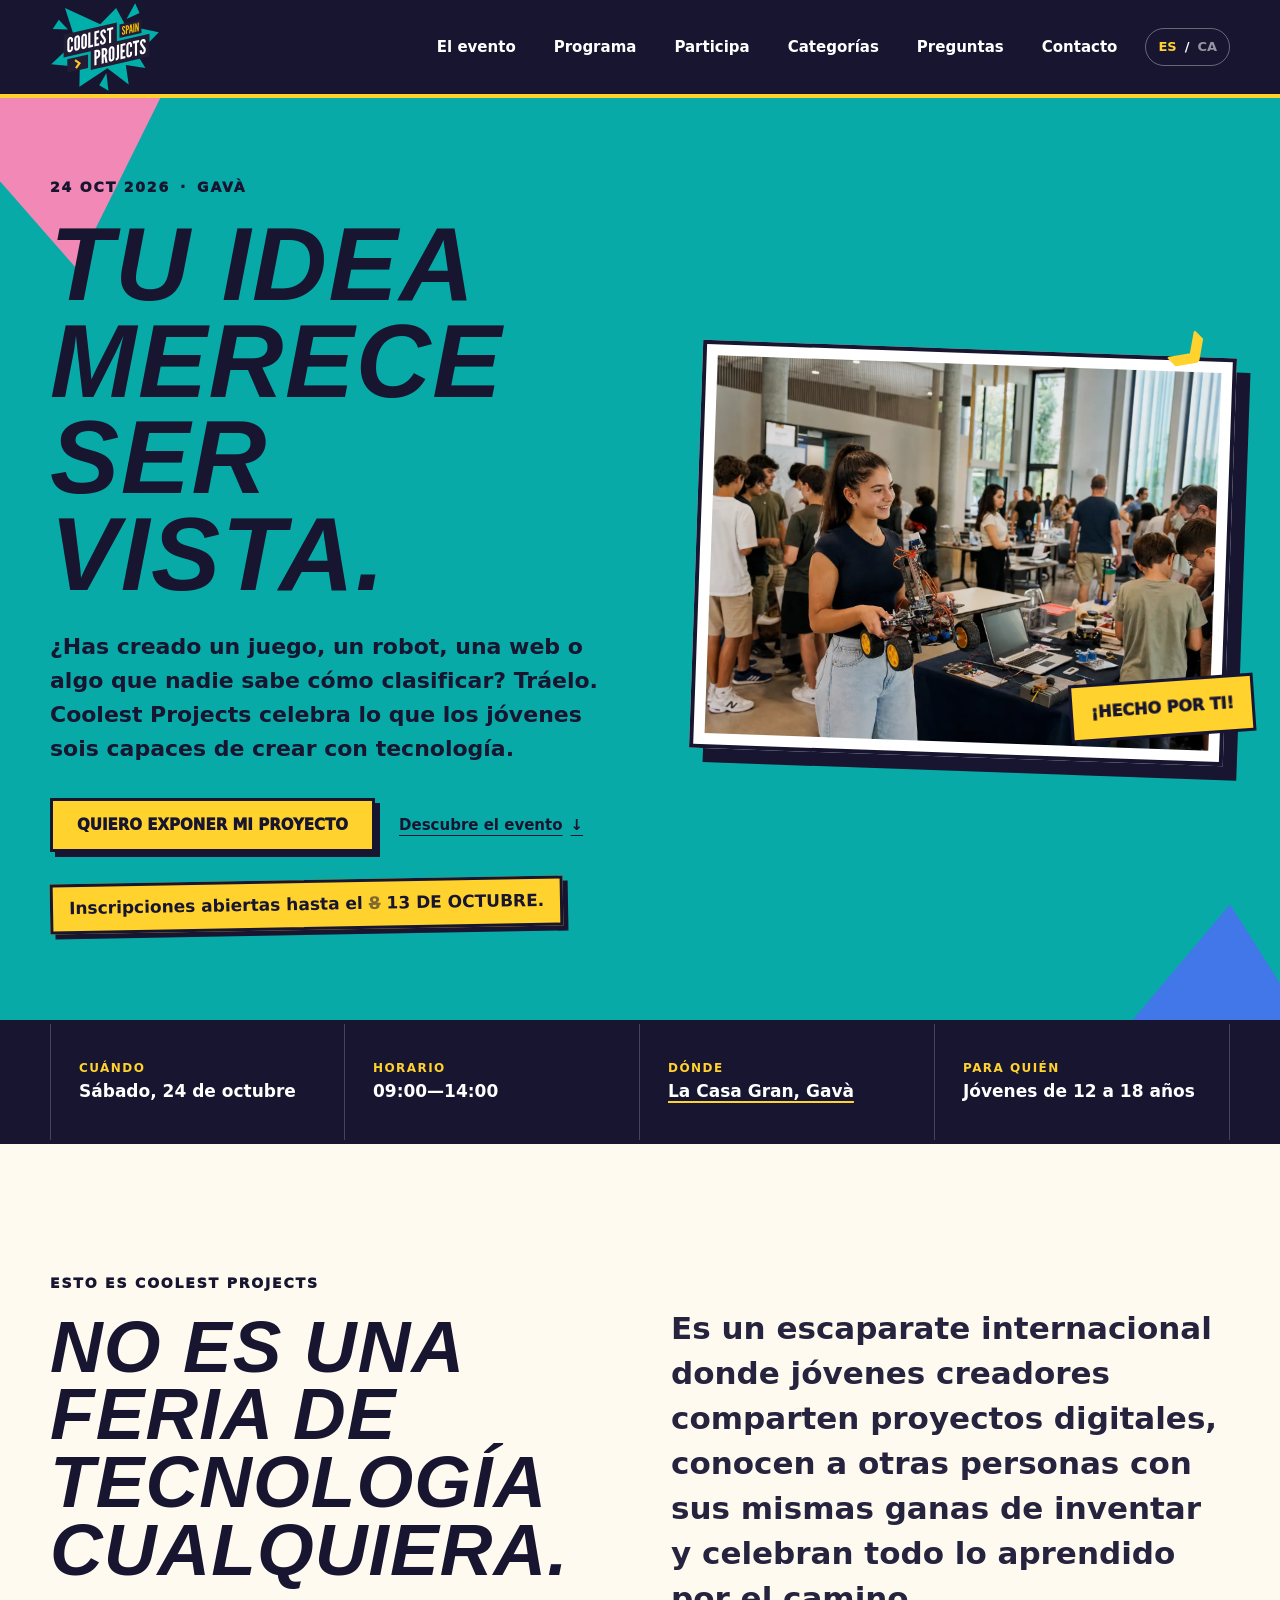
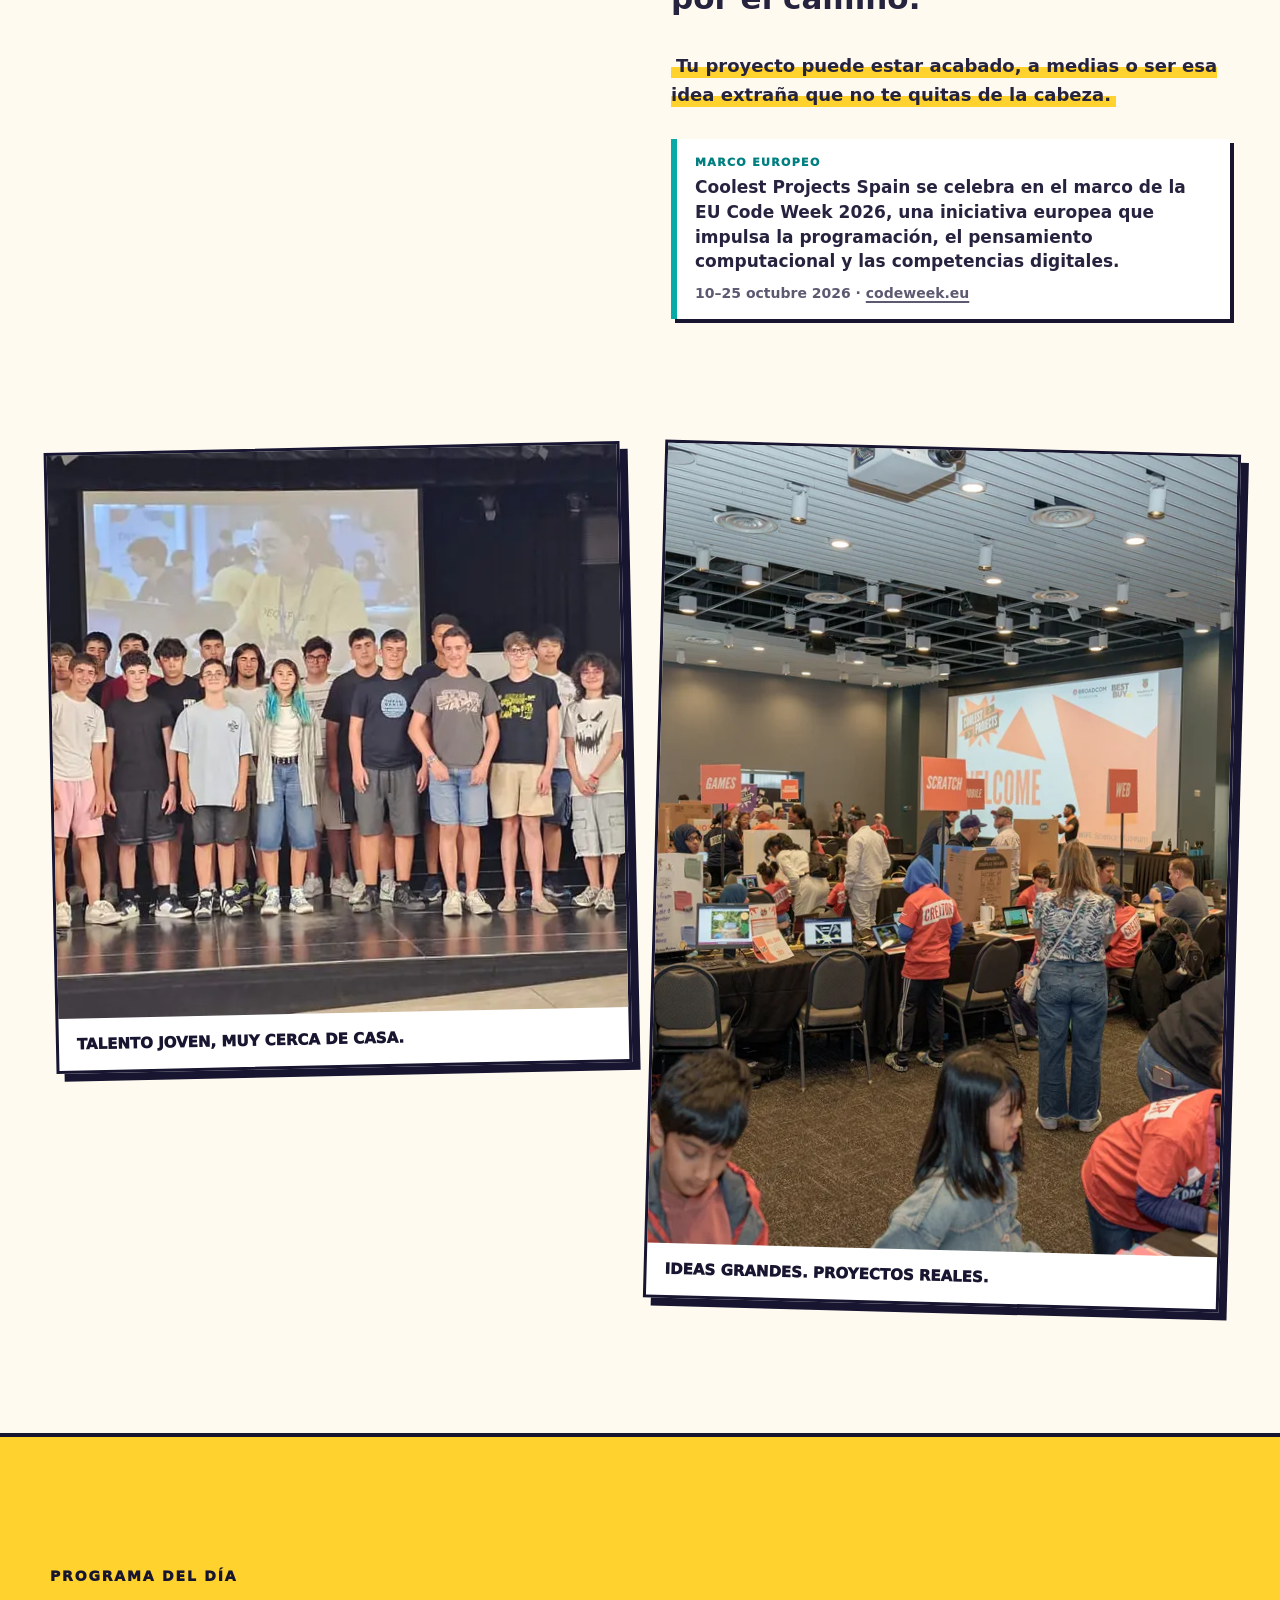
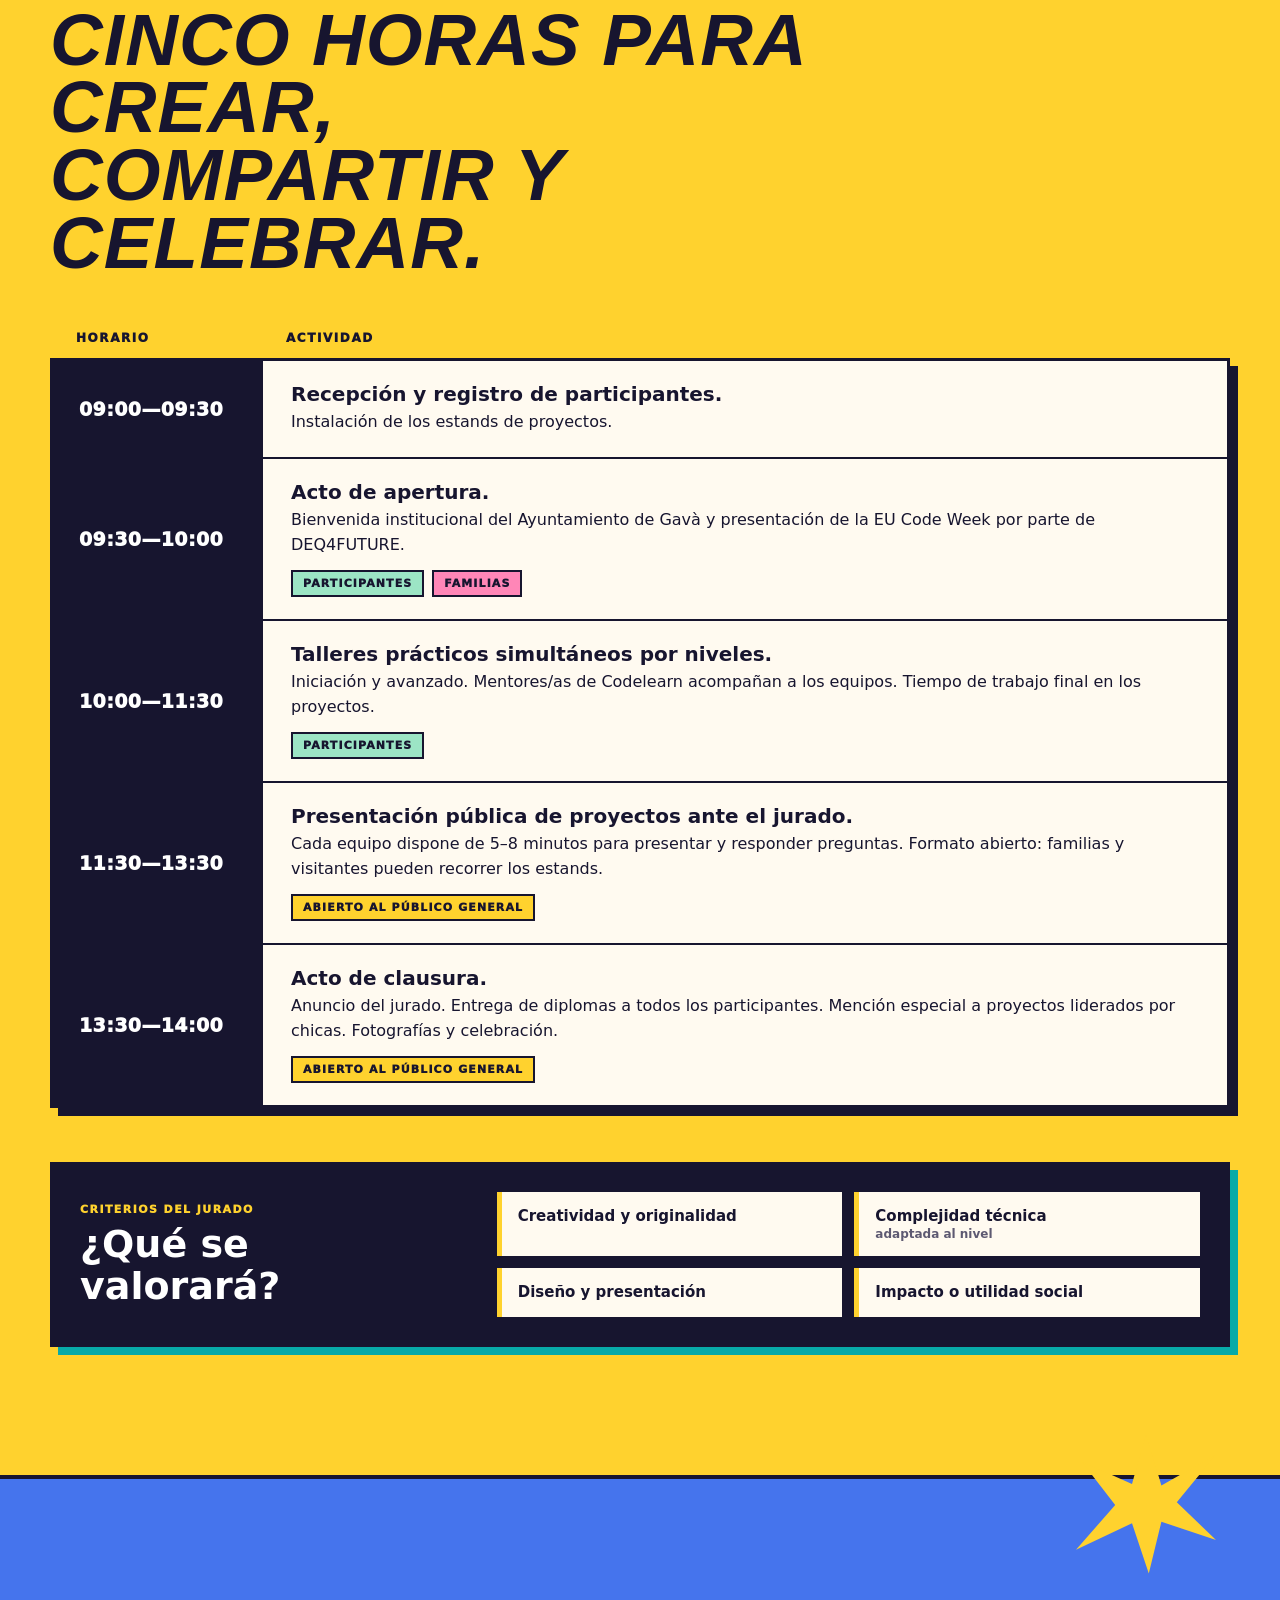
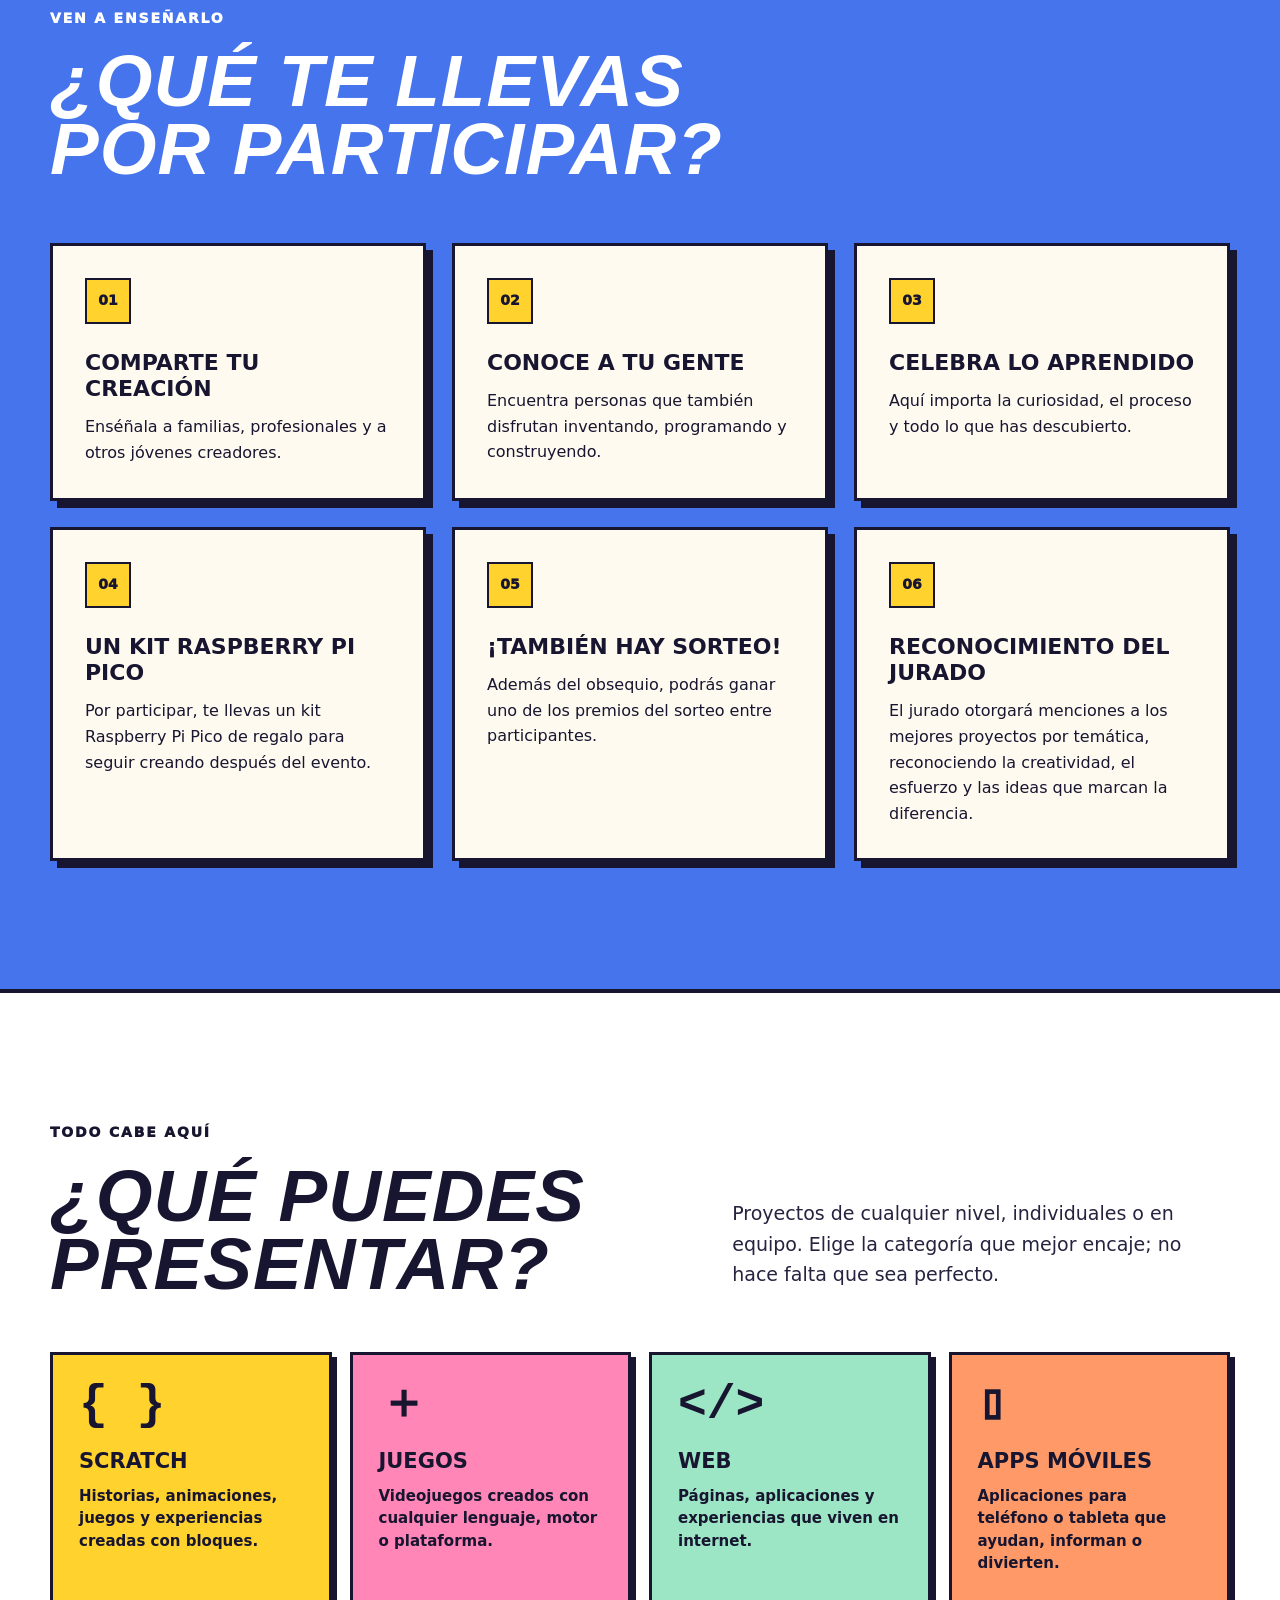
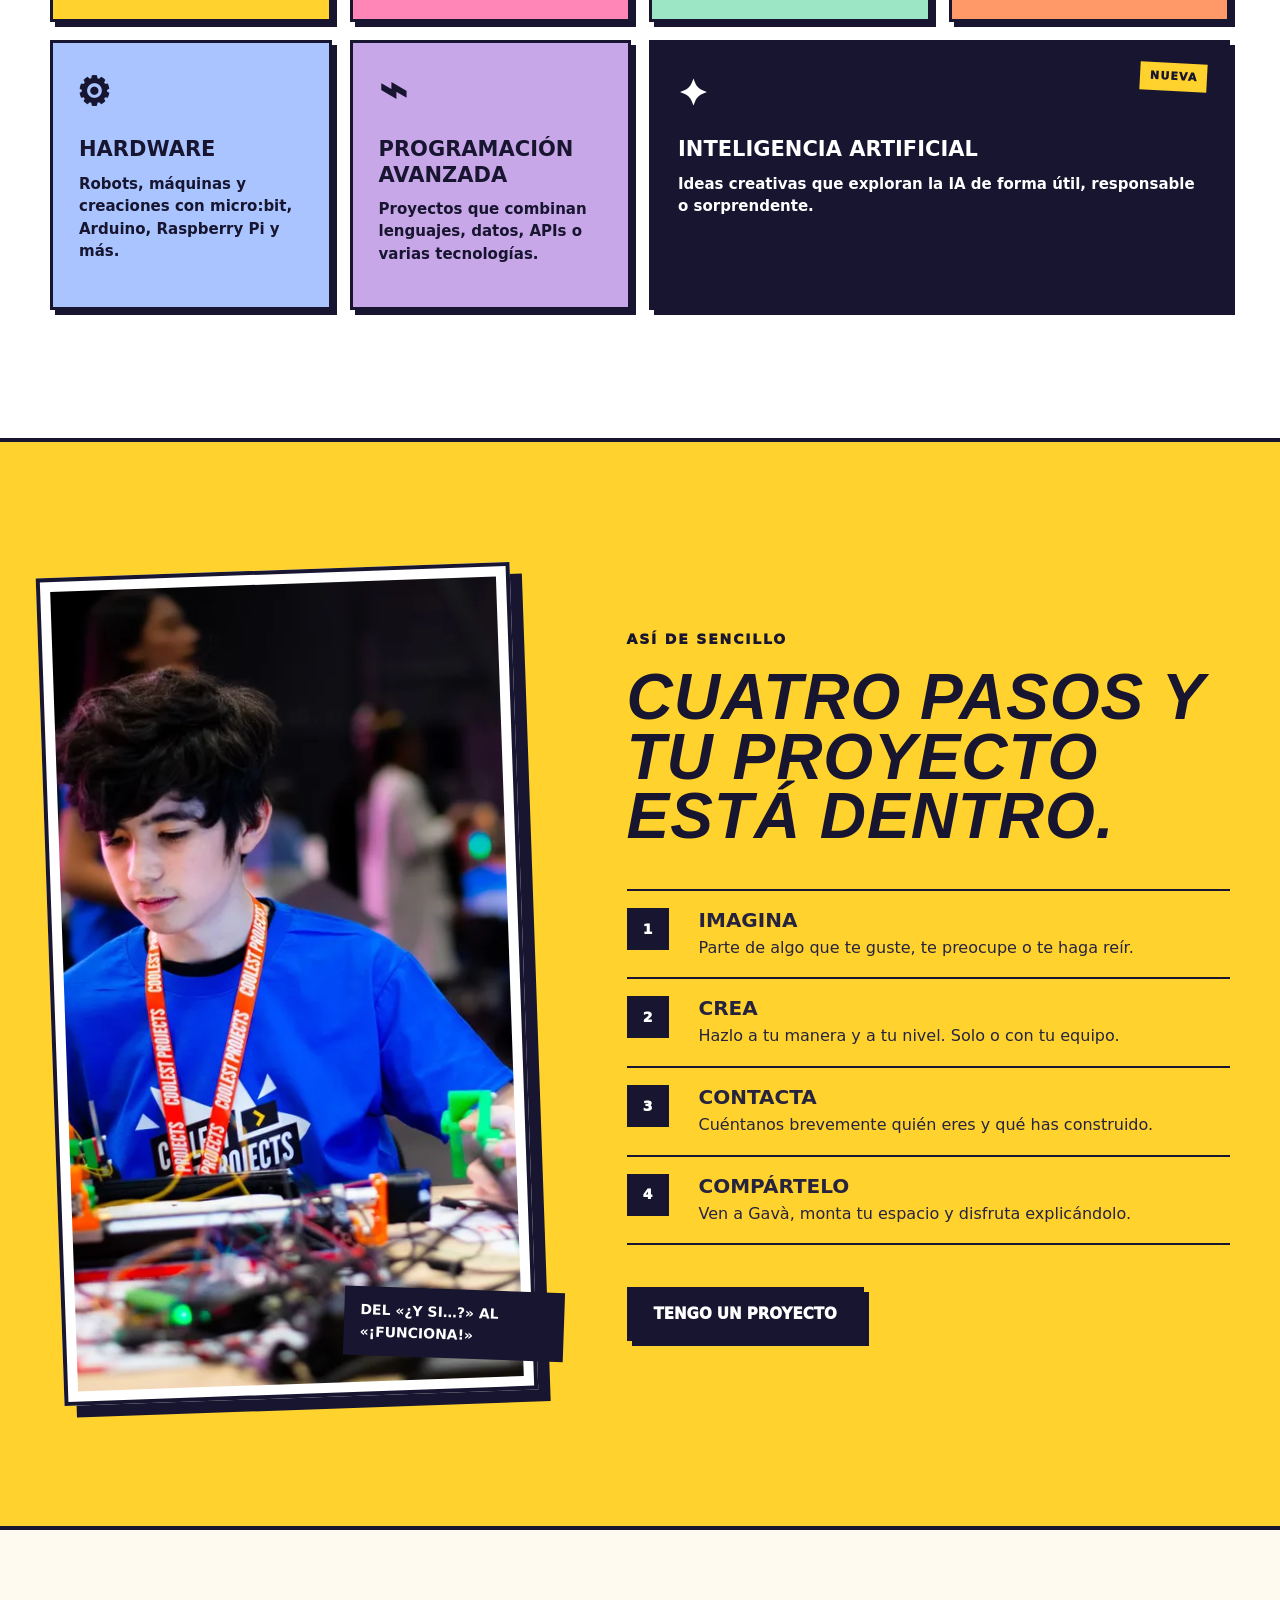
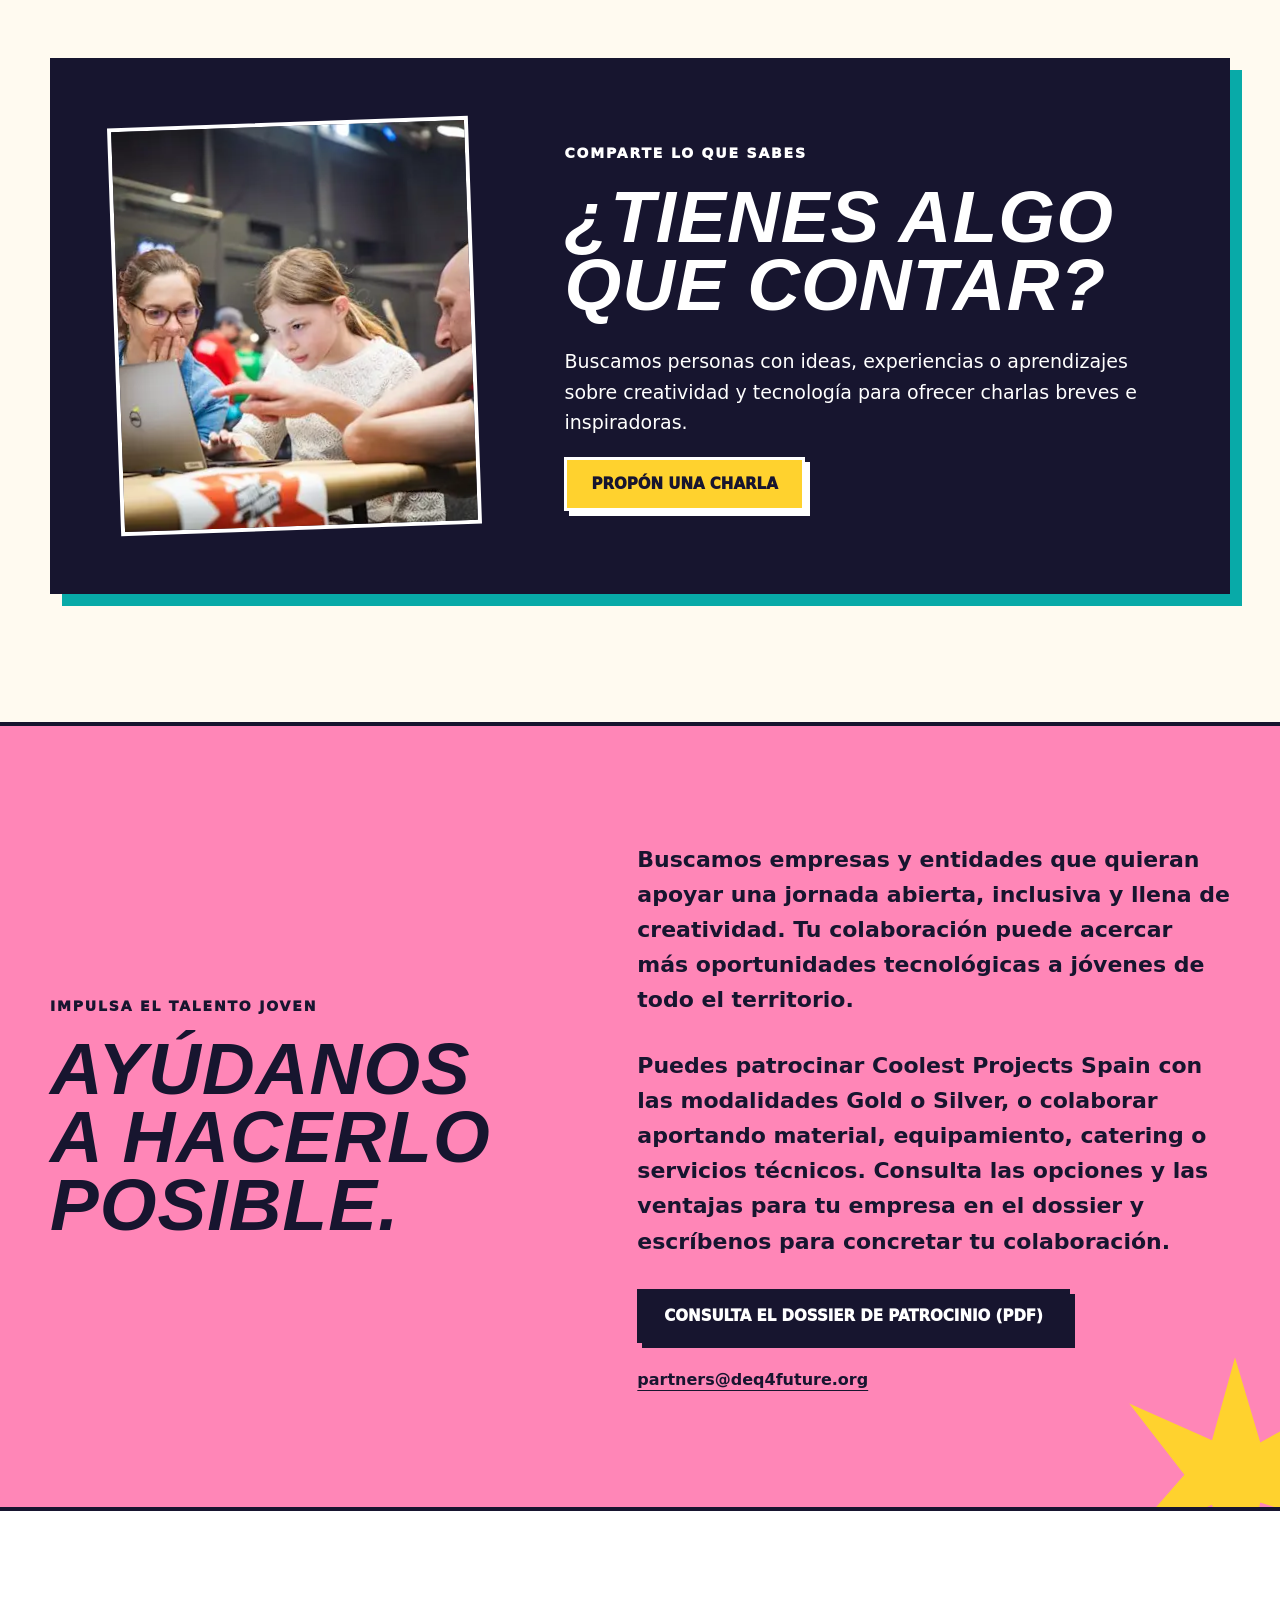
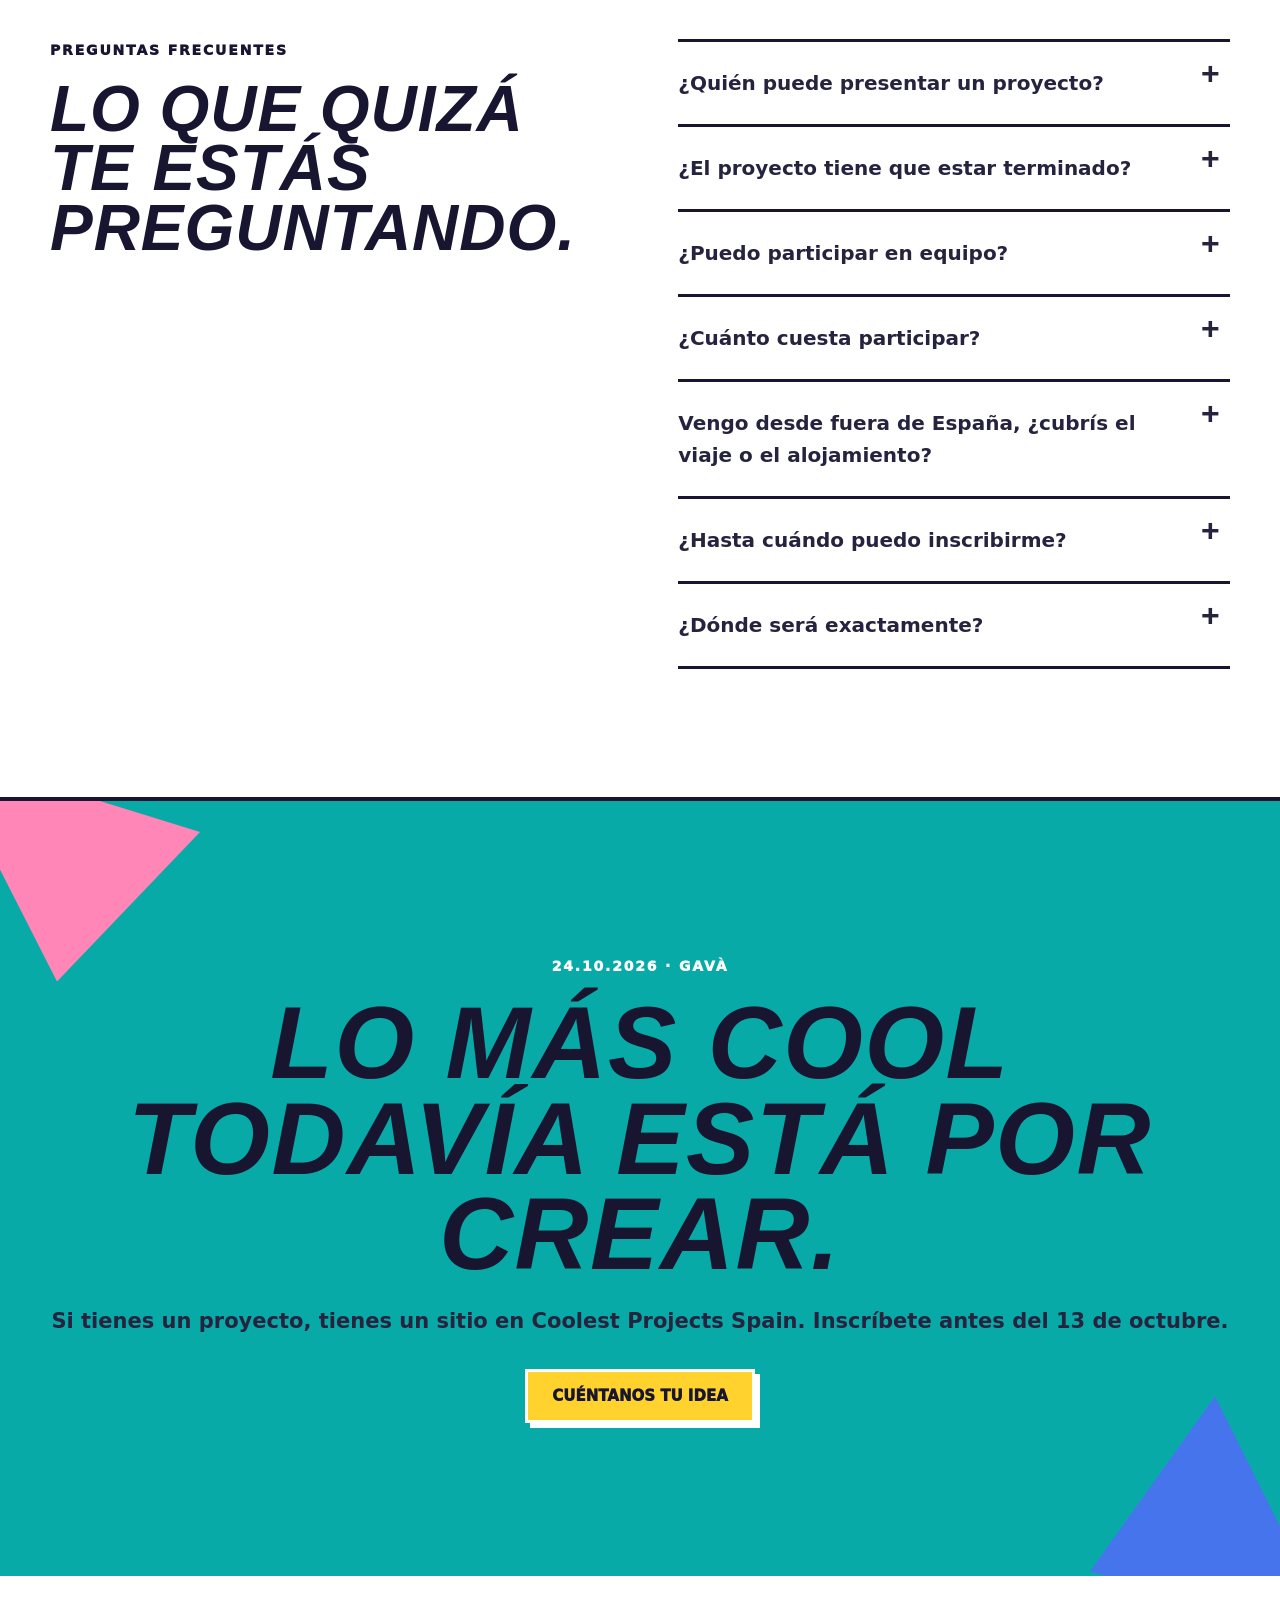
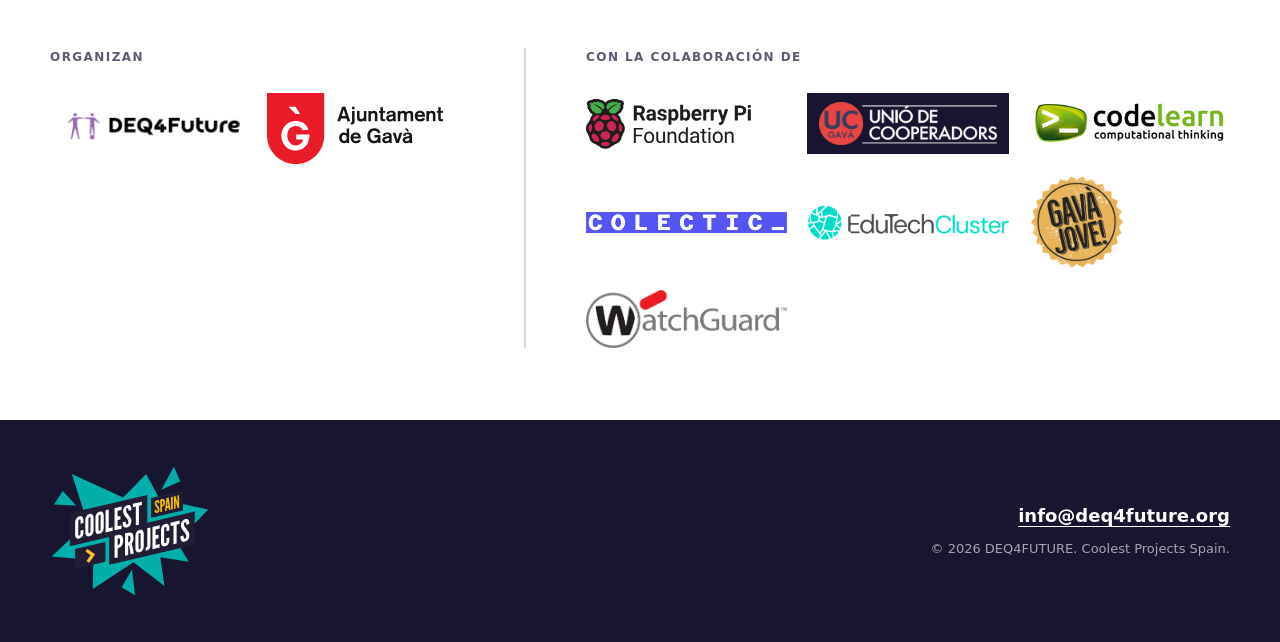
<file: index.html>
<!doctype html>
<html lang="es">
  <head>
    <meta charset="utf-8">
    <!-- Google tag (gtag.js) -->
    <script async src="https://www.googletagmanager.com/gtag/js?id=AW-16943608718"></script>
    <script>
      window.dataLayer = window.dataLayer || [];
      function gtag(){dataLayer.push(arguments);}
      gtag('js', new Date());

      gtag('config', 'AW-16943608718');
    </script>
    <meta name="viewport" content="width=device-width, initial-scale=1">
    <meta name="theme-color" content="#08aaa8">
    <meta
      name="description"
      content="Coolest Projects Spain: una celebración de proyectos tecnológicos creados por jóvenes. 24 de octubre de 2026 en Gavà."
    >
    <link rel="canonical" href="https://coolestprojectsspain.org/">
    <link rel="alternate" hreflang="es" href="https://coolestprojectsspain.org/">
    <link rel="alternate" hreflang="ca" href="https://coolestprojectsspain.org/ca/">
    <link rel="alternate" hreflang="x-default" href="https://coolestprojectsspain.org/">
    <meta property="og:type" content="website">
    <meta property="og:locale" content="es_ES">
    <meta property="og:locale:alternate" content="ca_ES">
    <meta property="og:title" content="Coolest Projects Spain 2026">
    <meta
      property="og:description"
      content="Tu idea merece ser vista. Ven a compartir tu proyecto tecnológico en Gavà."
    >
    <meta
      property="og:image"
      content="https://coolestprojectsspain.org/assets/images/noia-fira-projectes.webp?v=20260830-1"
    >
    <meta property="og:url" content="https://coolestprojectsspain.org/">
    <title>Coolest Projects Spain 2026 · Gavà</title>
    <link rel="icon" href="assets/favicon.svg?v=20260830-1" type="image/svg+xml">
    <link rel="stylesheet" href="styles.css?v=20261008-1">
    <script type="application/ld+json">
      {
        "@context": "https://schema.org",
        "@type": "EducationEvent",
        "name": "Coolest Projects Spain 2026",
        "description": "Una celebración presencial de proyectos tecnológicos creados por jóvenes.",
        "startDate": "2026-10-24T09:00:00+02:00",
        "endDate": "2026-10-24T14:00:00+02:00",
        "eventAttendanceMode": "https://schema.org/OfflineEventAttendanceMode",
        "eventStatus": "https://schema.org/EventScheduled",
        "location": {
          "@type": "Place",
          "name": "La Casa Gran - Espai Jove",
          "address": {
            "@type": "PostalAddress",
            "streetAddress": "Carrer Major, 37",
            "postalCode": "08850",
            "addressLocality": "Gavà",
            "addressRegion": "Barcelona",
            "addressCountry": "ES"
          }
        },
        "organizer": {
          "@type": "Organization",
          "name": "DEQ4FUTURE",
          "url": "https://deq4future.org/"
        },
        "url": "https://coolestprojectsspain.org/",
        "inLanguage": "es",
        "isAccessibleForFree": true
      }
    </script>
  </head>
  <body>
    <a class="skip-link" href="#contenido" data-i18n="skip">Saltar al contenido</a>

    <header class="site-header">
      <div class="shell header-inner">
        <a class="brand" href="#inicio" aria-label="Coolest Projects Spain — Inicio">
          <img class="brand-logo" src="assets/logos/coolest-projects.svg?v=20260830-1" alt="">
        </a>

        <nav class="main-nav" aria-label="Navegación principal" data-i18n-aria="navLabel">
          <a href="#evento" data-i18n="navEvent">El evento</a>
          <a href="#programa">Programa</a>
          <a href="#participa" data-i18n="navTakePart">Participa</a>
          <a href="#categorias" data-i18n="navCategories">Categorías</a>
          <a href="#preguntas" data-i18n="navFaq">Preguntas</a>
          <a href="#contacto" data-i18n="navContact">Contacto</a>
        </nav>

        <div class="language-switcher" aria-label="Idioma" data-i18n-aria="languageLabel">
          <a class="language-button is-active" href="./" lang="es" hreflang="es" aria-current="page">ES</a>
          <span aria-hidden="true">/</span>
          <a class="language-button" href="ca/" lang="ca" hreflang="ca">CA</a>
        </div>
      </div>
    </header>

    <main id="contenido">
      <section class="hero" id="inicio">
        <div class="hero-shape hero-shape-one" aria-hidden="true"></div>
        <div class="hero-shape hero-shape-two" aria-hidden="true"></div>
        <div class="shell hero-grid">
          <div class="hero-copy">
            <p class="eyebrow">
              <span data-i18n="heroDate">24 OCT 2026</span>
              <span aria-hidden="true">·</span>
              <span>GAVÀ</span>
            </p>
            <h1 data-i18n="heroTitle">Tu idea merece<br>ser vista.</h1>
            <p class="hero-intro" data-i18n="heroIntro">
              ¿Has creado un juego, un robot, una web o algo que nadie sabe cómo
              clasificar? Tráelo. Coolest Projects celebra lo que los jóvenes
              sois capaces de crear con tecnología.
            </p>
            <div class="button-row">
              <a class="button button-primary" href="https://forms.gle/8PHqevWgiVuy11DM9" data-i18n="heroCta">
                Quiero exponer mi proyecto
              </a>
              <a class="text-link" href="#evento">
                <span data-i18n="discover">Descubre el evento</span>
                <span aria-hidden="true">↓</span>
              </a>
            </div>
            <p class="deadline-note" data-i18n="deadlineNote">
              Inscripciones abiertas hasta el <strong><del>8</del> <ins>13</ins> de octubre</strong>.
            </p>
          </div>

          <div class="hero-visual">
            <div class="photo-frame">
              <img
                src="assets/images/noia-fira-projectes.webp?v=20260830-1"
                alt="Una joven presenta su proyecto de robótica en una feria tecnológica llena de participantes"
                data-i18n-alt="heroImageAlt"
                width="1536"
                height="1024"
              >
            </div>
            <p class="photo-sticker" data-i18n="sticker">¡Hecho por ti!</p>
            <span class="pixel-arrow" aria-hidden="true">›</span>
          </div>
        </div>

        <div class="event-ribbon" aria-label="Datos del evento" data-i18n-aria="eventFactsLabel">
          <div class="shell event-facts">
            <p>
              <span class="fact-label" data-i18n="factWhen">Cuándo</span>
              <strong data-i18n="factDate">Sábado, 24 de octubre</strong>
            </p>
            <p>
              <span class="fact-label" data-i18n="factTimeLabel">Horario</span>
              <strong>09:00—14:00</strong>
            </p>
            <p>
              <span class="fact-label" data-i18n="factWhere">Dónde</span>
              <strong><a href="https://maps.app.goo.gl/pivqejU3ZuPwVx19A" target="_blank">La Casa Gran, Gavà</a></strong>
            </p>
            <p>
              <span class="fact-label" data-i18n="factFor">Para quién</span>
              <strong data-i18n="factAudience">Jóvenes de 12 a 18 años</strong>
            </p>
          </div>
        </div>
      </section>

      <section class="section intro-section" id="evento">
        <div class="shell intro-grid">
          <div>
            <p class="section-kicker" data-i18n="whatKicker">Esto es Coolest Projects</p>
            <h2 data-i18n="whatTitle">No es una feria de tecnología cualquiera.</h2>
          </div>
          <div class="large-copy">
            <p data-i18n="whatText">
              Es un escaparate internacional donde jóvenes creadores comparten
              proyectos digitales, conocen a otras personas con sus mismas ganas
              de inventar y celebran todo lo aprendido por el camino.
            </p>
            <p class="marker-note" data-i18n="whatNote">
              Tu proyecto puede estar acabado, a medias o ser esa idea extraña
              que no te quitas de la cabeza.
            </p>
            <p class="codeweek-note">
              <span class="codeweek-note-label">Marco europeo</span>
              Coolest Projects Spain se celebra en el marco de la
              <strong>EU Code Week 2026</strong>, una iniciativa europea que
              impulsa la programación, el pensamiento computacional y las
              competencias digitales.
              <span class="codeweek-note-meta">
                10–25 octubre 2026 ·
                <a href="https://codeweek.eu/?lang=ES">codeweek.eu</a>
              </span>
            </p>
          </div>
        </div>
      </section>

      <section class="section gallery-section" aria-label="Jóvenes creadores en acción" data-i18n-aria="galleryLabel">
        <div class="shell photo-grid">
          <figure class="photo-card photo-card-wide">
            <img
              src="assets/images/joves-hack4future-deq4future.webp?v=20260830-1"
              alt="Grupo de jóvenes participantes en Hack4Future, una actividad de DEQ4FUTURE"
              data-i18n-alt="galleryLocalAlt"
              loading="lazy"
              width="1000"
              height="563"
            >
            <figcaption data-i18n="galleryLocalCaption">Talento joven, muy cerca de casa.</figcaption>
          </figure>
          <figure class="photo-card">
            <img
              src="assets/images/coolest-projects-ireland-2026-hardware.webp?v=20260830-1"
              alt="Vista general de la feria Coolest Projects con jóvenes mostrando sus proyectos en distintas mesas"
              data-i18n-alt="galleryProjectAlt"
              loading="lazy"
              width="1200"
              height="800"
            >
            <figcaption data-i18n="galleryProjectCaption">Ideas grandes. Proyectos reales.</figcaption>
          </figure>
        </div>
      </section>

      <section class="section program-section" id="programa">
        <div class="shell">
          <p class="section-kicker">Programa del día</p>
          <h2>Cinco horas para crear,<br>compartir y celebrar.</h2>

          <div class="program-labels" aria-hidden="true">
            <span>Horario</span>
            <span>Actividad</span>
          </div>
          <ol class="program-list">
            <li class="program-item">
              <time datetime="2026-10-24T09:00">09:00—09:30</time>
              <div>
                <h3>Recepción y registro de participantes.</h3>
                <p>Instalación de los estands de proyectos.</p>
              </div>
            </li>
            <li class="program-item">
              <time datetime="2026-10-24T09:30">09:30—10:00</time>
              <div>
                <h3>Acto de apertura.</h3>
                <p>Bienvenida institucional del Ayuntamiento de Gavà y presentación de la EU Code Week por parte de DEQ4FUTURE.</p>
                <ul class="program-audience" aria-label="Dirigido a">
                  <li class="audience-participants">Participantes</li>
                  <li class="audience-families">Familias</li>
                </ul>
              </div>
            </li>
            <li class="program-item">
              <time datetime="2026-10-24T10:00">10:00—11:30</time>
              <div>
                <h3>Talleres prácticos simultáneos por niveles.</h3>
                <p>Iniciación y avanzado. Mentores/as de Codelearn acompañan a los equipos. Tiempo de trabajo final en los proyectos.</p>
                <ul class="program-audience" aria-label="Dirigido a">
                  <li class="audience-participants">Participantes</li>
                </ul>
              </div>
            </li>
            <li class="program-item">
              <time datetime="2026-10-24T11:30">11:30—13:30</time>
              <div>
                <h3>Presentación pública de proyectos ante el jurado.</h3>
                <p>Cada equipo dispone de 5–8 minutos para presentar y responder preguntas. Formato abierto: familias y visitantes pueden recorrer los estands.</p>
                <ul class="program-audience" aria-label="Dirigido a">
                  <li class="audience-public">Abierto al público general</li>
                </ul>
              </div>
            </li>
            <li class="program-item">
              <time datetime="2026-10-24T13:30">13:30—14:00</time>
              <div>
                <h3>Acto de clausura.</h3>
                <p>Anuncio del jurado. Entrega de diplomas a todos los participantes. Mención especial a proyectos liderados por chicas. Fotografías y celebración.</p>
                <ul class="program-audience" aria-label="Dirigido a">
                  <li class="audience-public">Abierto al público general</li>
                </ul>
              </div>
            </li>
          </ol>

          <aside class="jury-criteria" aria-labelledby="jury-title">
            <div>
              <p>Criterios del jurado</p>
              <h3 id="jury-title">¿Qué se valorará?</h3>
            </div>
            <ul>
              <li>Creatividad y originalidad</li>
              <li>Complejidad técnica <span>adaptada al nivel</span></li>
              <li>Diseño y presentación</li>
              <li>Impacto o utilidad social</li>
            </ul>
          </aside>
        </div>
      </section>

      <section class="section take-part-section" id="participa">
        <div class="shell">
          <p class="section-kicker section-kicker-light" data-i18n="takePartKicker">Ven a enseñarlo</p>
          <h2 data-i18n="takePartTitle">¿Qué te llevas<br>por participar?</h2>
          <div class="benefit-grid">
            <article>
              <span class="benefit-number">01</span>
              <h3 data-i18n="benefitOneTitle">Comparte tu creación</h3>
              <p data-i18n="benefitOneText">Enséñala a familias, profesionales y a otros jóvenes creadores.</p>
            </article>
            <article>
              <span class="benefit-number">02</span>
              <h3 data-i18n="benefitTwoTitle">Conoce a tu gente</h3>
              <p data-i18n="benefitTwoText">Encuentra personas que también disfrutan inventando, programando y construyendo.</p>
            </article>
            <article>
              <span class="benefit-number">03</span>
              <h3 data-i18n="benefitThreeTitle">Celebra lo aprendido</h3>
              <p data-i18n="benefitThreeText">Aquí importa la curiosidad, el proceso y todo lo que has descubierto.</p>
            </article>
            <article>
              <span class="benefit-number">04</span>
              <h3>Un kit Raspberry Pi Pico</h3>
              <p>Por participar, te llevas un kit Raspberry Pi Pico de regalo para seguir creando después del evento.</p>
            </article>
            <article>
              <span class="benefit-number">05</span>
              <h3>¡También hay sorteo!</h3>
              <p>Además del obsequio, podrás ganar uno de los premios del sorteo entre participantes.</p>
            </article>
            <article>
              <span class="benefit-number">06</span>
              <h3>Reconocimiento del jurado</h3>
              <p>El jurado otorgará menciones a los mejores proyectos por temática, reconociendo la creatividad, el esfuerzo y las ideas que marcan la diferencia.</p>
            </article>
          </div>
        </div>
      </section>

      <section class="section categories-section" id="categorias">
        <div class="shell">
          <div class="section-heading-row">
            <div>
              <p class="section-kicker" data-i18n="categoriesKicker">Todo cabe aquí</p>
              <h2 data-i18n="categoriesTitle">¿Qué puedes presentar?</h2>
            </div>
            <p data-i18n="categoriesIntro">
              Proyectos de cualquier nivel, individuales o en equipo. Elige la
              categoría que mejor encaje; no hace falta que sea perfecto.
            </p>
          </div>

          <div class="category-grid">
            <article class="category-card category-scratch">
              <span class="category-icon" aria-hidden="true">{ }</span>
              <h3>Scratch</h3>
              <p data-i18n="categoryScratch">Historias, animaciones, juegos y experiencias creadas con bloques.</p>
            </article>
            <article class="category-card category-games">
              <span class="category-icon" aria-hidden="true">＋</span>
              <h3 data-i18n="categoryGamesTitle">Juegos</h3>
              <p data-i18n="categoryGames">Videojuegos creados con cualquier lenguaje, motor o plataforma.</p>
            </article>
            <article class="category-card category-web">
              <span class="category-icon" aria-hidden="true">&lt;/&gt;</span>
              <h3>Web</h3>
              <p data-i18n="categoryWeb">Páginas, aplicaciones y experiencias que viven en internet.</p>
            </article>
            <article class="category-card category-mobile">
              <span class="category-icon" aria-hidden="true">▯</span>
              <h3 data-i18n="categoryMobileTitle">Apps móviles</h3>
              <p data-i18n="categoryMobile">Aplicaciones para teléfono o tableta que ayudan, informan o divierten.</p>
            </article>
            <article class="category-card category-hardware">
              <span class="category-icon" aria-hidden="true">⚙</span>
              <h3>Hardware</h3>
              <p data-i18n="categoryHardware">Robots, máquinas y creaciones con micro:bit, Arduino, Raspberry Pi y más.</p>
            </article>
            <article class="category-card category-advanced">
              <span class="category-icon" aria-hidden="true">⌁</span>
              <h3 data-i18n="categoryAdvancedTitle">Programación avanzada</h3>
              <p data-i18n="categoryAdvanced">Proyectos que combinan lenguajes, datos, APIs o varias tecnologías.</p>
            </article>
            <article class="category-card category-ai">
              <span class="new-badge" data-i18n="newBadge">Nueva</span>
              <span class="category-icon" aria-hidden="true">✦</span>
              <h3 data-i18n="categoryAiTitle">Inteligencia artificial</h3>
              <p data-i18n="categoryAi">Ideas creativas que exploran la IA de forma útil, responsable o sorprendente.</p>
            </article>
          </div>
        </div>
      </section>

      <section class="section steps-section">
        <div class="shell steps-grid">
          <div class="steps-photo">
            <img
              src="assets/images/coolest-projects-uk-2026-robot.webp?v=20260830-1"
              alt="Un joven participante trabaja en un proyecto de robótica"
              data-i18n-alt="stepsImageAlt"
              loading="lazy"
              width="1200"
              height="800"
            >
            <span class="steps-photo-label" data-i18n="processLabel">Del «¿y si…?» al «¡funciona!»</span>
          </div>
          <div class="steps-content">
            <p class="section-kicker" data-i18n="stepsKicker">Así de sencillo</p>
            <h2 data-i18n="stepsTitle">Cuatro pasos y tu proyecto está dentro.</h2>
            <ol class="steps-list">
              <li>
                <span>1</span>
                <div>
                  <h3 data-i18n="stepOneTitle">Imagina</h3>
                  <p data-i18n="stepOneText">Parte de algo que te guste, te preocupe o te haga reír.</p>
                </div>
              </li>
              <li>
                <span>2</span>
                <div>
                  <h3 data-i18n="stepTwoTitle">Crea</h3>
                  <p data-i18n="stepTwoText">Hazlo a tu manera y a tu nivel. Solo o con tu equipo.</p>
                </div>
              </li>
              <li>
                <span>3</span>
                <div>
                  <h3 data-i18n="stepThreeTitle">Contacta</h3>
                  <p data-i18n="stepThreeText">Cuéntanos brevemente quién eres y qué has construido.</p>
                </div>
              </li>
              <li>
                <span>4</span>
                <div>
                  <h3 data-i18n="stepFourTitle">Compártelo</h3>
                  <p data-i18n="stepFourText">Ven a Gavà, monta tu espacio y disfruta explicándolo.</p>
                </div>
              </li>
            </ol>
            <a class="button button-dark" href="https://forms.gle/8PHqevWgiVuy11DM9" data-i18n="stepsCta">
              Tengo un proyecto
            </a>
          </div>
        </div>
      </section>

      <section class="section speakers-section">
        <div class="shell speakers-card">
          <div class="speaker-photo">
            <img
              src="assets/images/mentoria-projecte-digital.webp?v=20260830-1"
              alt="Un mentor conversa con dos jóvenes sobre su proyecto"
              data-i18n-alt="speakerImageAlt"
              loading="lazy"
              width="600"
              height="400"
            >
          </div>
          <div>
            <p class="section-kicker section-kicker-light" data-i18n="speakersKicker">Comparte lo que sabes</p>
            <h2 data-i18n="speakersTitle">¿Tienes algo que contar?</h2>
            <p data-i18n="speakersText">
              Buscamos personas con ideas, experiencias o aprendizajes sobre
              creatividad y tecnología para ofrecer charlas breves e inspiradoras.
            </p>
            <a class="button button-yellow" href="mailto:info@deq4future.org?subject=Propuesta%20de%20charla%20para%20Coolest%20Projects%20Spain" data-i18n="speakersCta">
              Propón una charla
            </a>
          </div>
        </div>
      </section>

      <section class="sponsors-section">
        <div class="sponsors-shape" aria-hidden="true"></div>
        <div class="shell sponsors-grid">
          <div>
            <p class="section-kicker" data-i18n="sponsorsKicker">Impulsa el talento joven</p>
            <h2 data-i18n="sponsorsTitle">Ayúdanos a hacerlo posible.</h2>
          </div>
          <div class="sponsors-copy">
            <p data-i18n="sponsorsText">
              Buscamos empresas y entidades que quieran apoyar una jornada
              abierta, inclusiva y llena de creatividad. Tu colaboración puede
              acercar más oportunidades tecnológicas a jóvenes de todo el territorio.
            </p>
            <p>
              Puedes patrocinar Coolest Projects Spain con las modalidades Gold
              o Silver, o colaborar aportando material, equipamiento, catering
              o servicios técnicos. Consulta las opciones y las ventajas para
              tu empresa en el dossier y escríbenos para concretar tu colaboración.
            </p>
            <a
              class="button button-dark"
              href="assets/Dossier-Patrocinio-Coolest-Projects-Spain%20ESP.pdf?v=20260918-1"
              data-i18n="sponsorsCta"
            >
              Consulta el dossier de patrocinio (PDF)
            </a>
            <a class="sponsors-email" href="mailto:partners@deq4future.org">
              partners@deq4future.org
            </a>
          </div>
        </div>
      </section>

      <section class="section faq-section" id="preguntas">
        <div class="shell faq-grid">
          <div>
            <p class="section-kicker" data-i18n="faqKicker">Preguntas frecuentes</p>
            <h2 data-i18n="faqTitle">Lo que quizá te estás preguntando.</h2>
          </div>
          <div class="faq-list">
            <details>
              <summary data-i18n="faqOneQuestion">¿Quién puede presentar un proyecto?</summary>
              <p data-i18n="faqOneAnswer">Jóvenes de 12 a 18 años, de cualquier nivel. Puedes venir por tu cuenta, con tu familia, escuela, club o asociación.</p>
            </details>
            <details>
              <summary data-i18n="faqTwoQuestion">¿El proyecto tiene que estar terminado?</summary>
              <p data-i18n="faqTwoAnswer">No. Aceptamos ideas en proceso, prototipos y proyectos terminados. Queremos conocer qué has hecho y qué has aprendido.</p>
            </details>
            <details>
              <summary data-i18n="faqThreeQuestion">¿Puedo participar en equipo?</summary>
              <p data-i18n="faqThreeAnswer">Sí. Los proyectos pueden ser individuales o de equipo. Si sois menores de 13 años, la inscripción debe hacerla una persona adulta.</p>
            </details>
            <details>
              <summary data-i18n="faqFourQuestion">¿Cuánto cuesta participar?</summary>
              <p data-i18n="faqFourAnswer">Nada. Presentar un proyecto y asistir al evento es gratuito.</p>
            </details>
            <details>
              <summary data-i18n="faqInternationalQuestion">Vengo desde fuera de España, ¿cubrís el viaje o el alojamiento?</summary>
              <p data-i18n="faqInternationalAnswer">¡Nos hace muchísima ilusión que vengáis desde otros países! Eso sí, somos un evento gratuito y sin ánimo de lucro, y no disponemos de medios para cubrir el transporte ni la estancia. Si os inscribís, tened en cuenta que estos gastos corren de vuestra cuenta. <span lang="en">We’re delighted to welcome international participants, but we can’t cover travel or accommodation costs, so please plan for them.</span></p>
            </details>
            <details>
              <summary data-i18n="faqDeadlineQuestion">¿Hasta cuándo puedo inscribirme?</summary>
              <p data-i18n="faqDeadlineAnswer">Hasta el 13 de octubre de 2026. A partir de esa fecha cerramos las inscripciones para preparar los espacios de cada proyecto.</p>
            </details>
            <details>
              <summary data-i18n="faqFiveQuestion">¿Dónde será exactamente?</summary>
              <p data-i18n="faqFiveAnswer">En La Casa Gran, el Espai Jove de Gavà: Carrer Major, 37, 08850 Gavà (Barcelona). <a href="https://maps.app.goo.gl/pivqejU3ZuPwVx19A" target="_blank">Ver en Google Maps</a>.</p>
            </details>
          </div>
        </div>
      </section>

      <section class="final-cta">
        <div class="shell final-cta-inner">
          <p class="section-kicker section-kicker-light" data-i18n="finalKicker">24.10.2026 · Gavà</p>
          <h2 data-i18n="finalTitle">Lo más cool<br>todavía está por crear.</h2>
          <p data-i18n="finalText">Si tienes un proyecto, tienes un sitio en Coolest Projects Spain. Inscríbete antes del 13 de octubre.</p>
          <a class="button button-yellow" href="https://forms.gle/8PHqevWgiVuy11DM9" data-i18n="finalCta">
            Cuéntanos tu idea
          </a>
        </div>
      </section>

      <section class="partners" aria-labelledby="partners-title">
        <div class="shell">
          <h2 id="partners-title" class="visually-hidden" data-i18n="partnersTitle">Organización y colaboradores</h2>
          <div class="partner-grid">
            <div class="partner partner-organizer">
              <p data-i18n="organizedBy">Organizan</p>
              <div>
                <a href="https://deq4future.org/" target="_blank">
                  <img
                    src="assets/logos/deq4future.png?v=20260830-1"
                    alt="DEQ4FUTURE"
                    width="428"
                    height="100"
                  >
                </a>
                <a
                  class="partner-logo-ajuntament"
                  href="https://www.gavaciutat.cat/"
                  target="_blank"
                >
                  <img
                    src="assets/logos/ajuntament-de-gava.svg?v=20260830-1"
                    alt="Ajuntament de Gavà"
                    width="193"
                    height="79"
                  >
                </a>
              </div>
            </div>
            <div class="partner partner-collaborators">
              <p data-i18n="withSupport">Con la colaboración de</p>
              <div>
                <a href="https://www.raspberrypi.org/" target="_blank">
                  <img src="assets/logos/raspberry-pi-foundation.svg?v=20260830-1" alt="Raspberry Pi Foundation">
                </a>
                <a
                  class="partner-logo-inverse"
                  href="https://www.uniocooperadors.org/"
                  target="_blank"
                >
                  <img
                    src="assets/logos/unio-cooperadors-gava.png?v=20260830-1"
                    alt="Unió de Cooperadors de Gavà"
                    width="904"
                    height="224"
                  >
                </a>
                <a href="https://codelearn.es/" target="_blank">
                  <img
                    src="assets/logos/codelearn.png?v=20260830-1"
                    alt="Codelearn"
                    width="300"
                    height="77"
                  >
                </a>
                <a href="https://colectic.coop/" target="_blank">
                  <img
                    src="assets/logos/colectic.svg?v=20261001-1"
                    alt="Colectic"
                    width="1242"
                    height="129"
                  >
                </a>
                <a href="https://edutechcluster.org/" target="_blank">
                  <img
                    src="assets/logos/edutech-cluster.png?v=20261001-1"
                    alt="EduTech Cluster"
                    width="600"
                    height="102"
                  >
                </a>
                <a class="partner-logo-badge" href="https://gavajove.cat/" target="_blank">
                  <img
                    src="assets/logos/gava-jove.png?v=20261001-1"
                    alt="Gavà Jove"
                    width="240"
                    height="240"
                  >
                </a>
                <a href="https://www.watchguard.com/" target="_blank">
                  <img
                    src="assets/logos/watchguard.png?v=20261008-1"
                    alt="WatchGuard"
                    width="886"
                    height="252"
                  >
                </a>
              </div>
            </div>
          </div>
        </div>
      </section>
    </main>

    <footer class="site-footer" id="contacto">
      <div class="shell footer-inner">
        <a class="brand brand-small" href="#inicio" aria-label="Coolest Projects Spain — Inicio">
          <img class="brand-logo" src="assets/logos/coolest-projects.svg?v=20260830-1" alt="">
        </a>
        <div>
          <a href="mailto:info@deq4future.org">info@deq4future.org</a>
          <p data-i18n="footerCopy">© 2026 DEQ4FUTURE. Coolest Projects Spain.</p>
        </div>
      </div>
    </footer>

  </body>
</html>
</file>
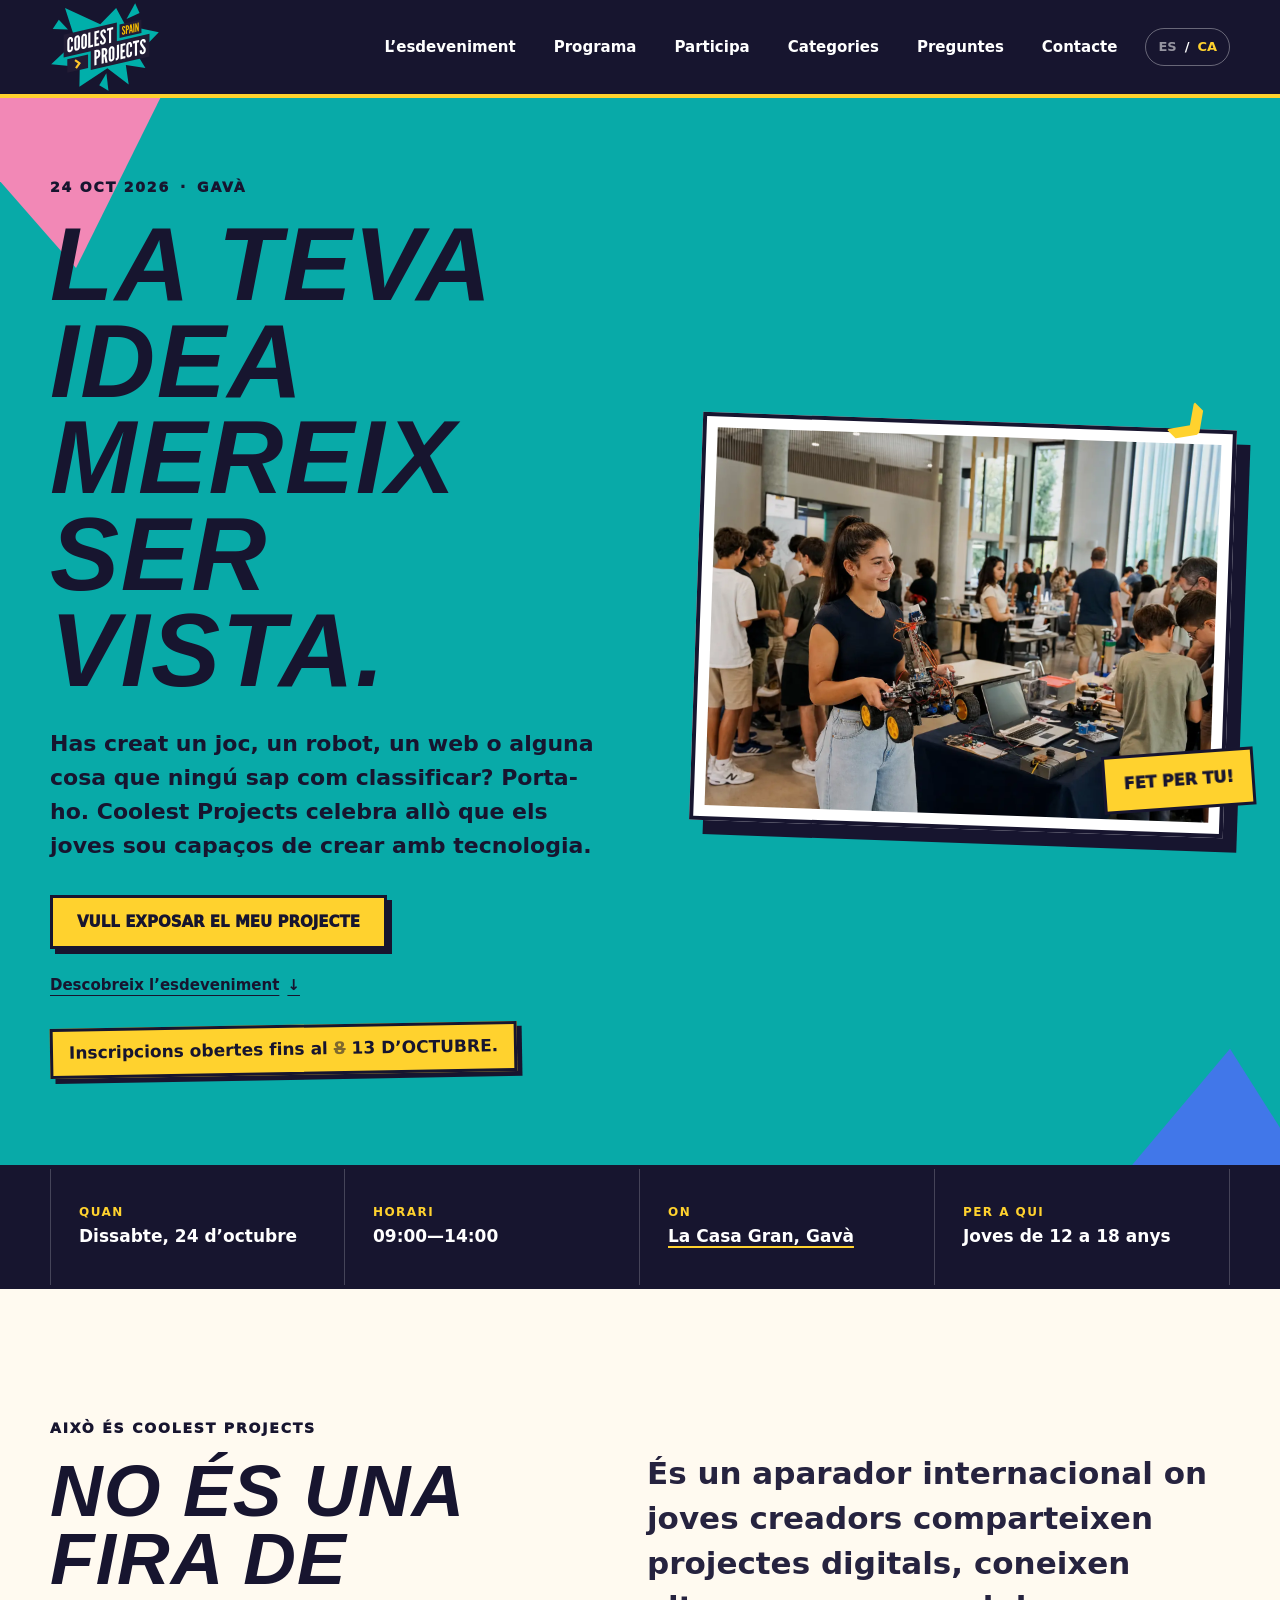
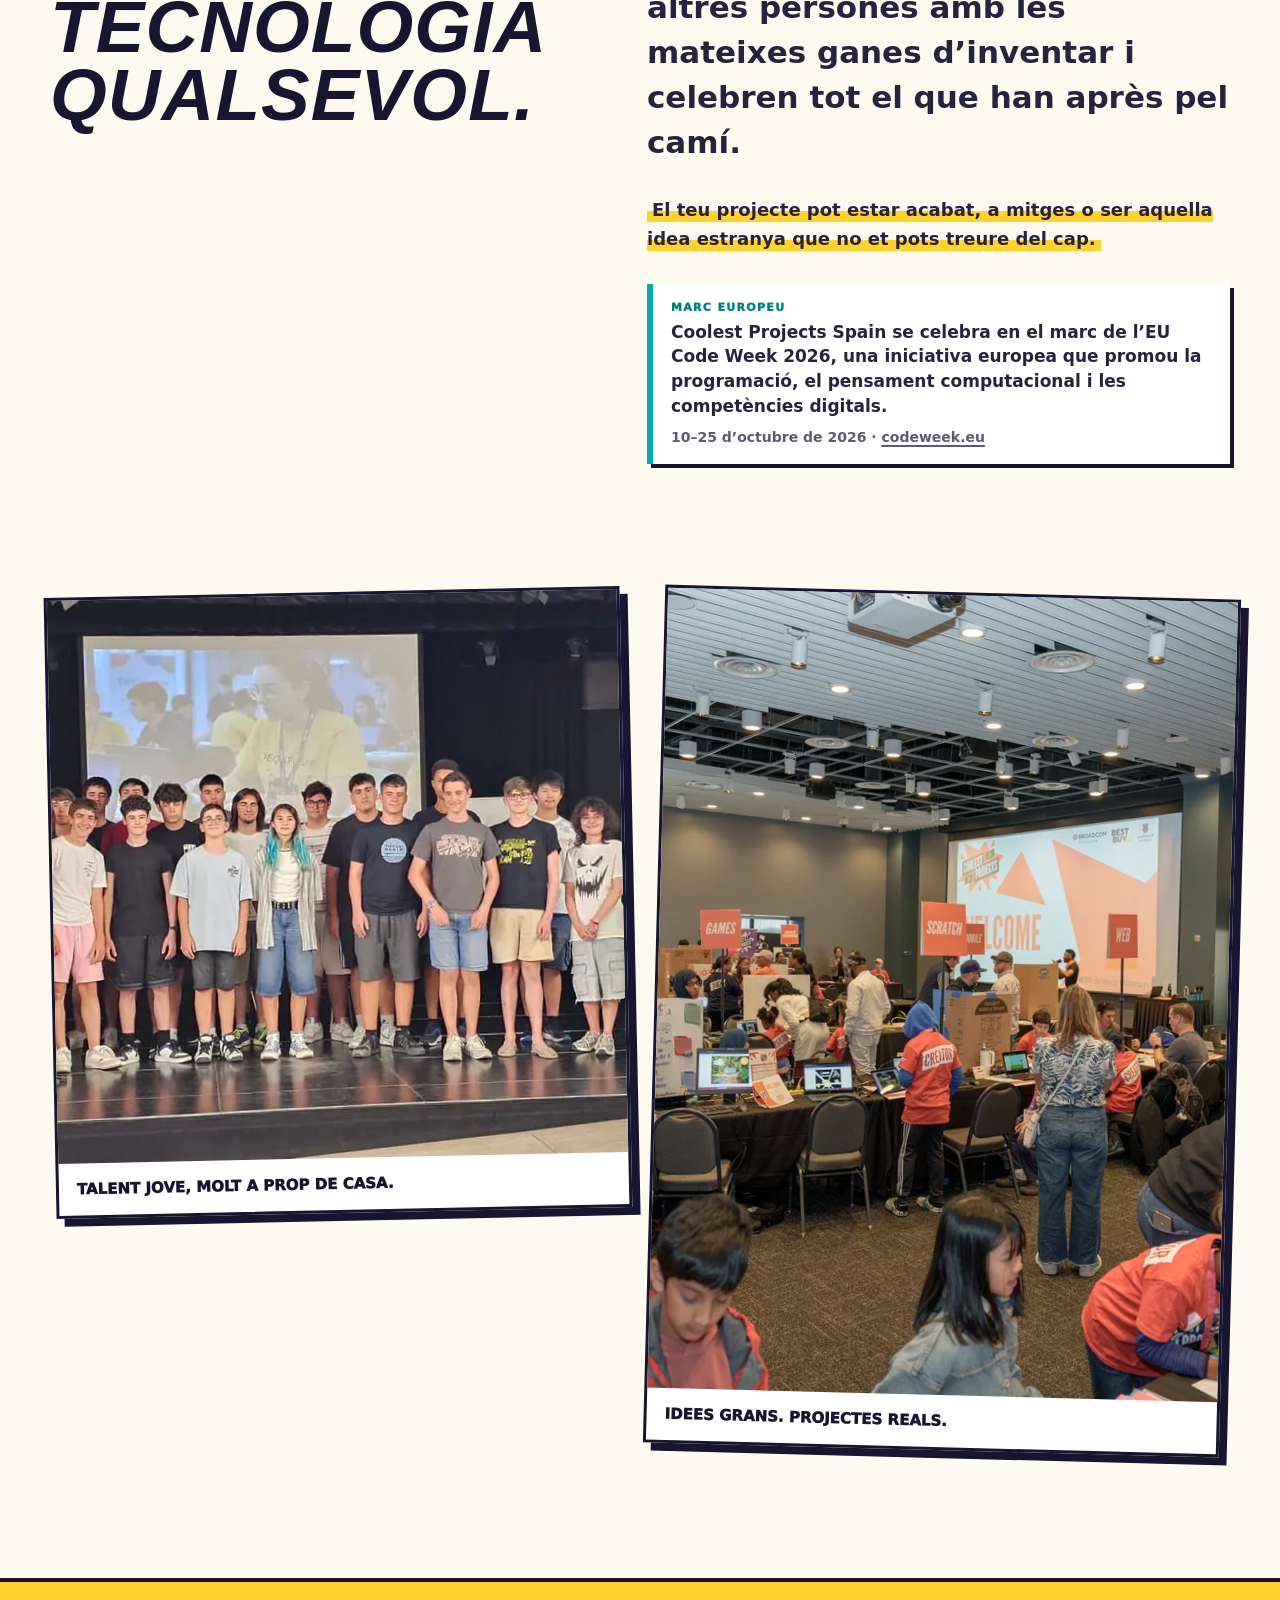
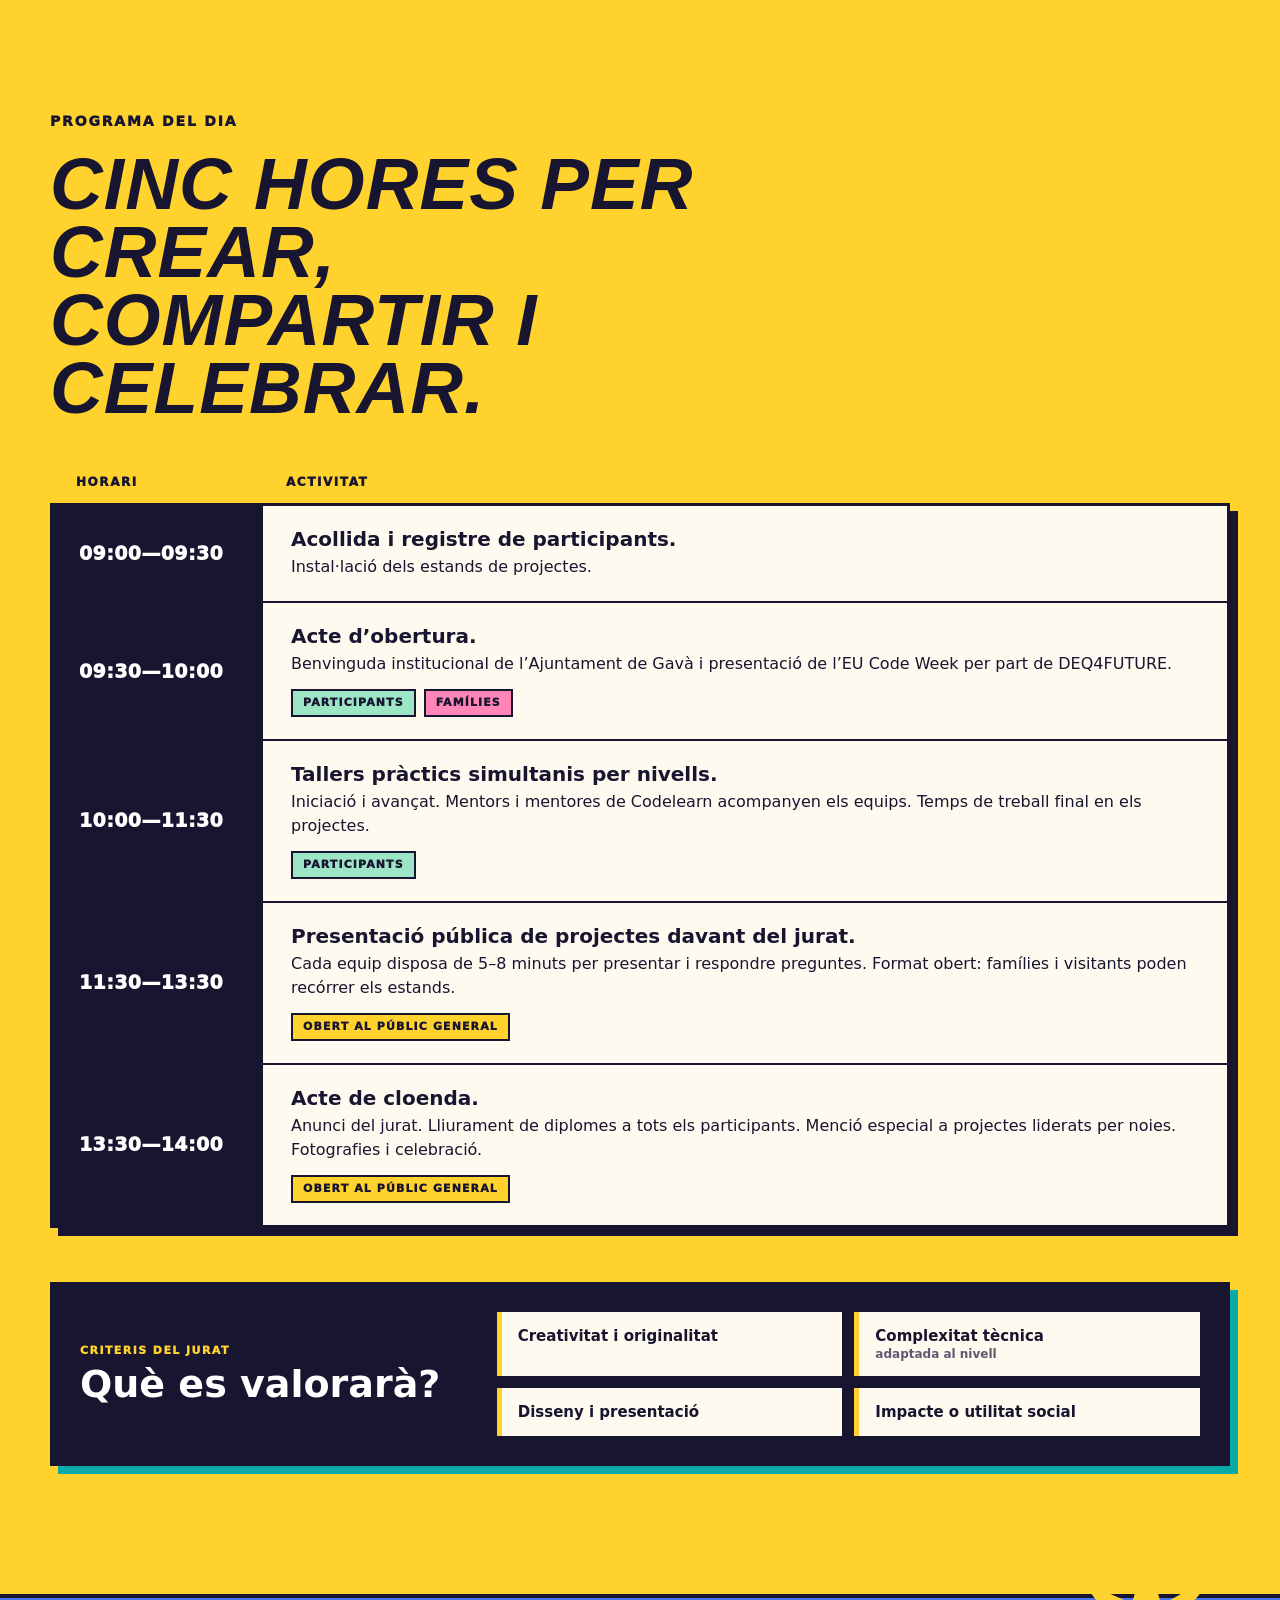
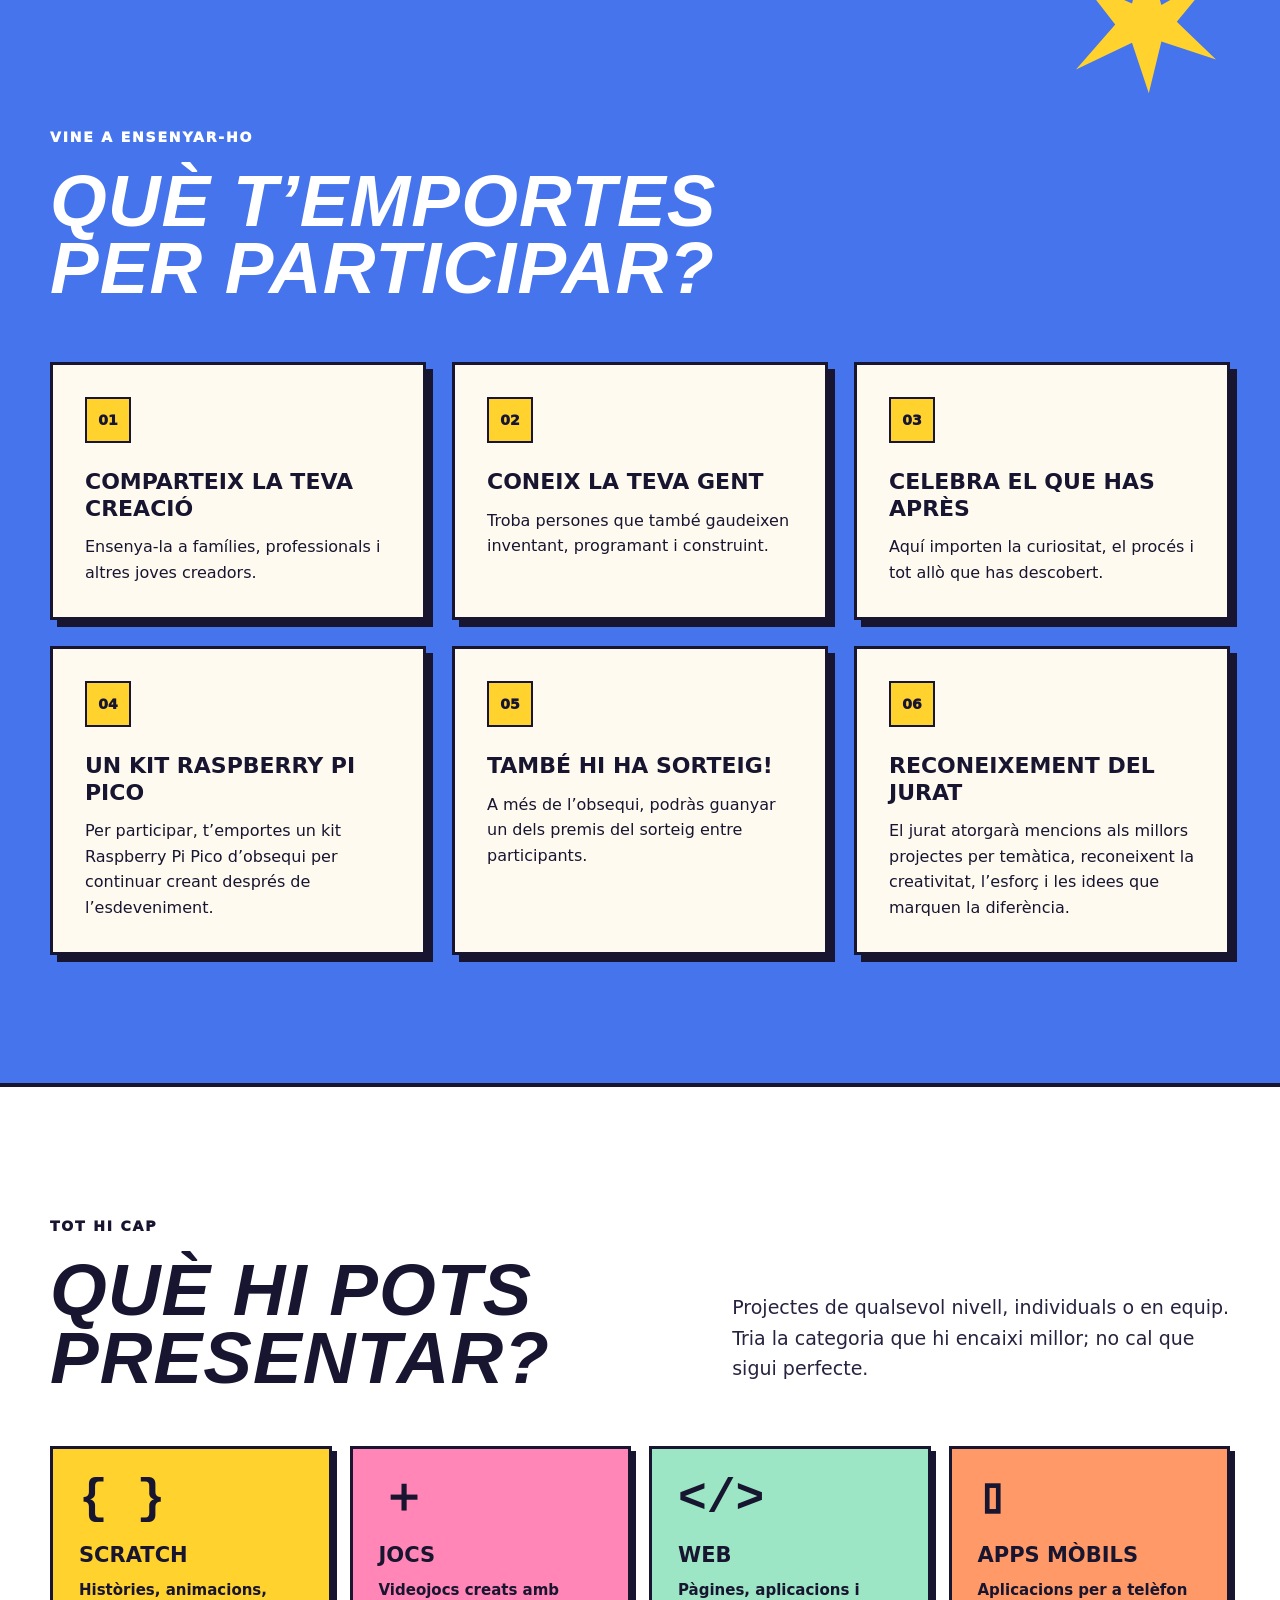
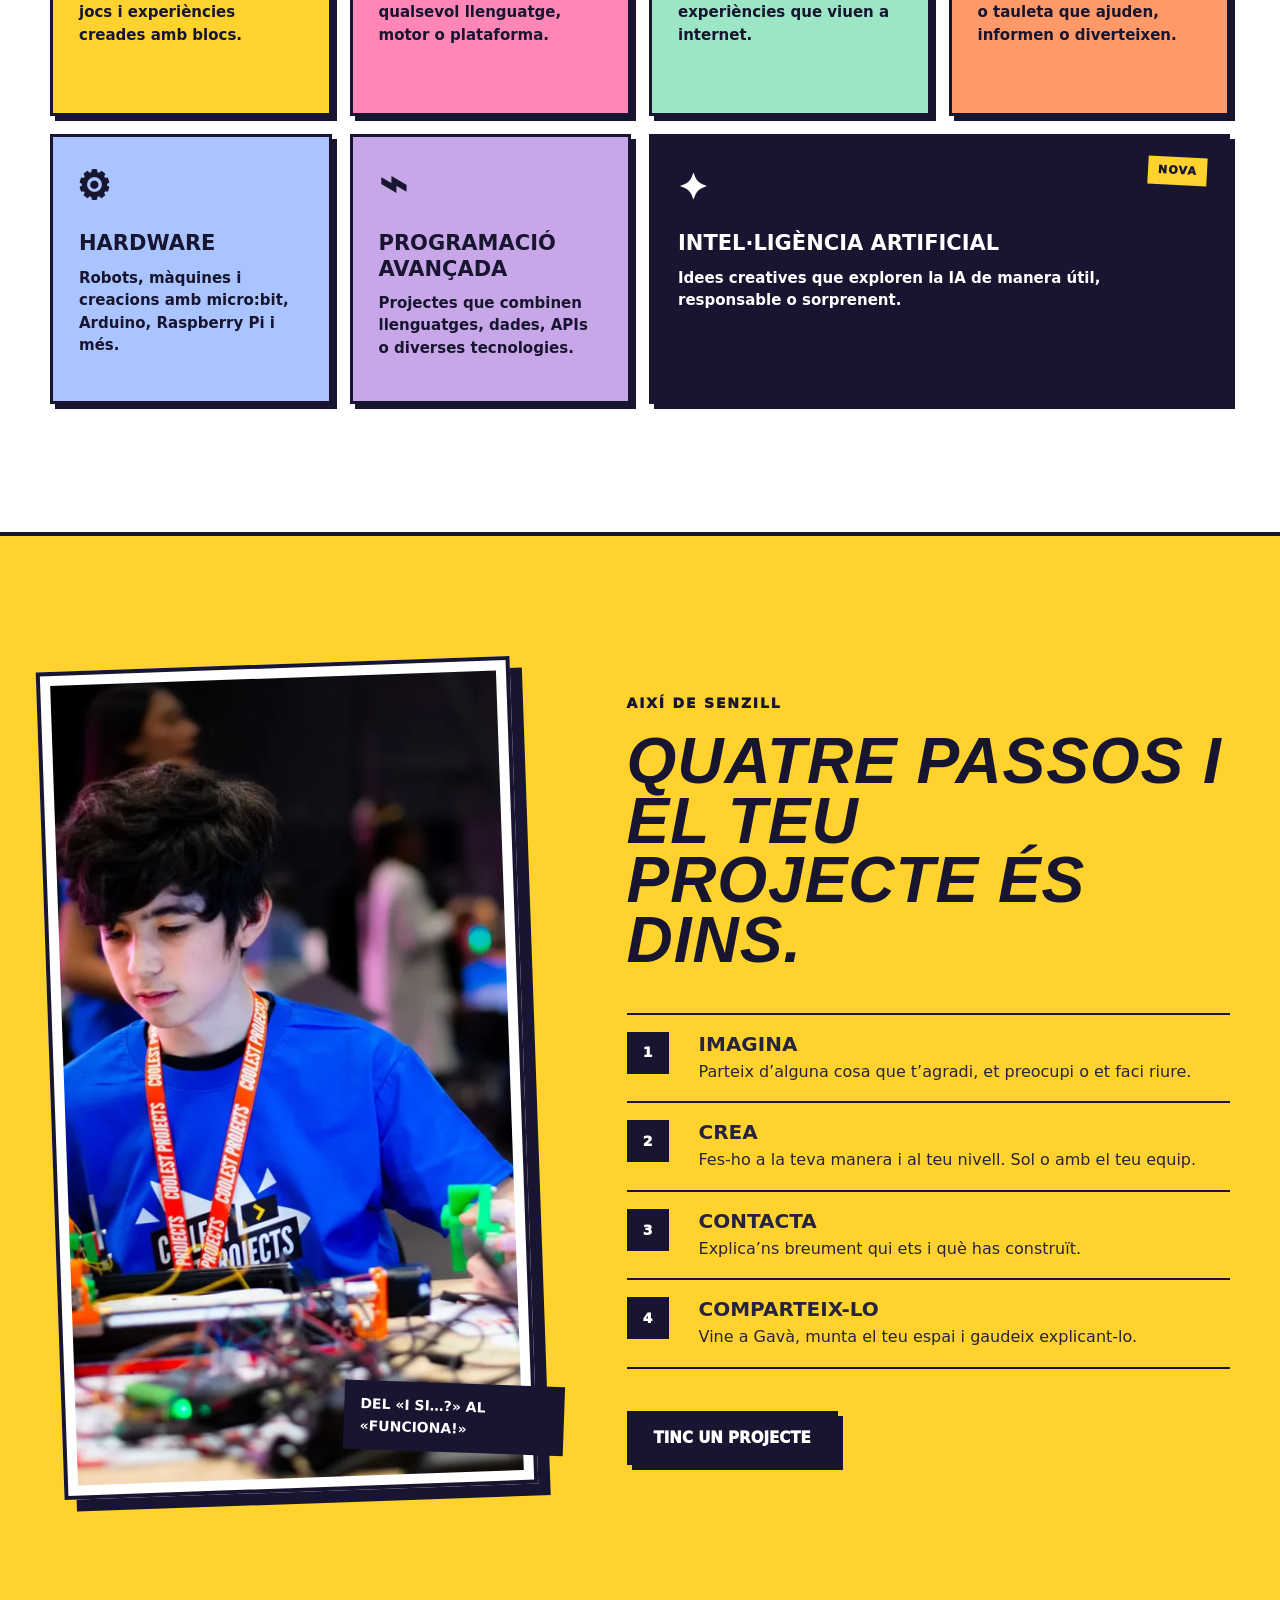
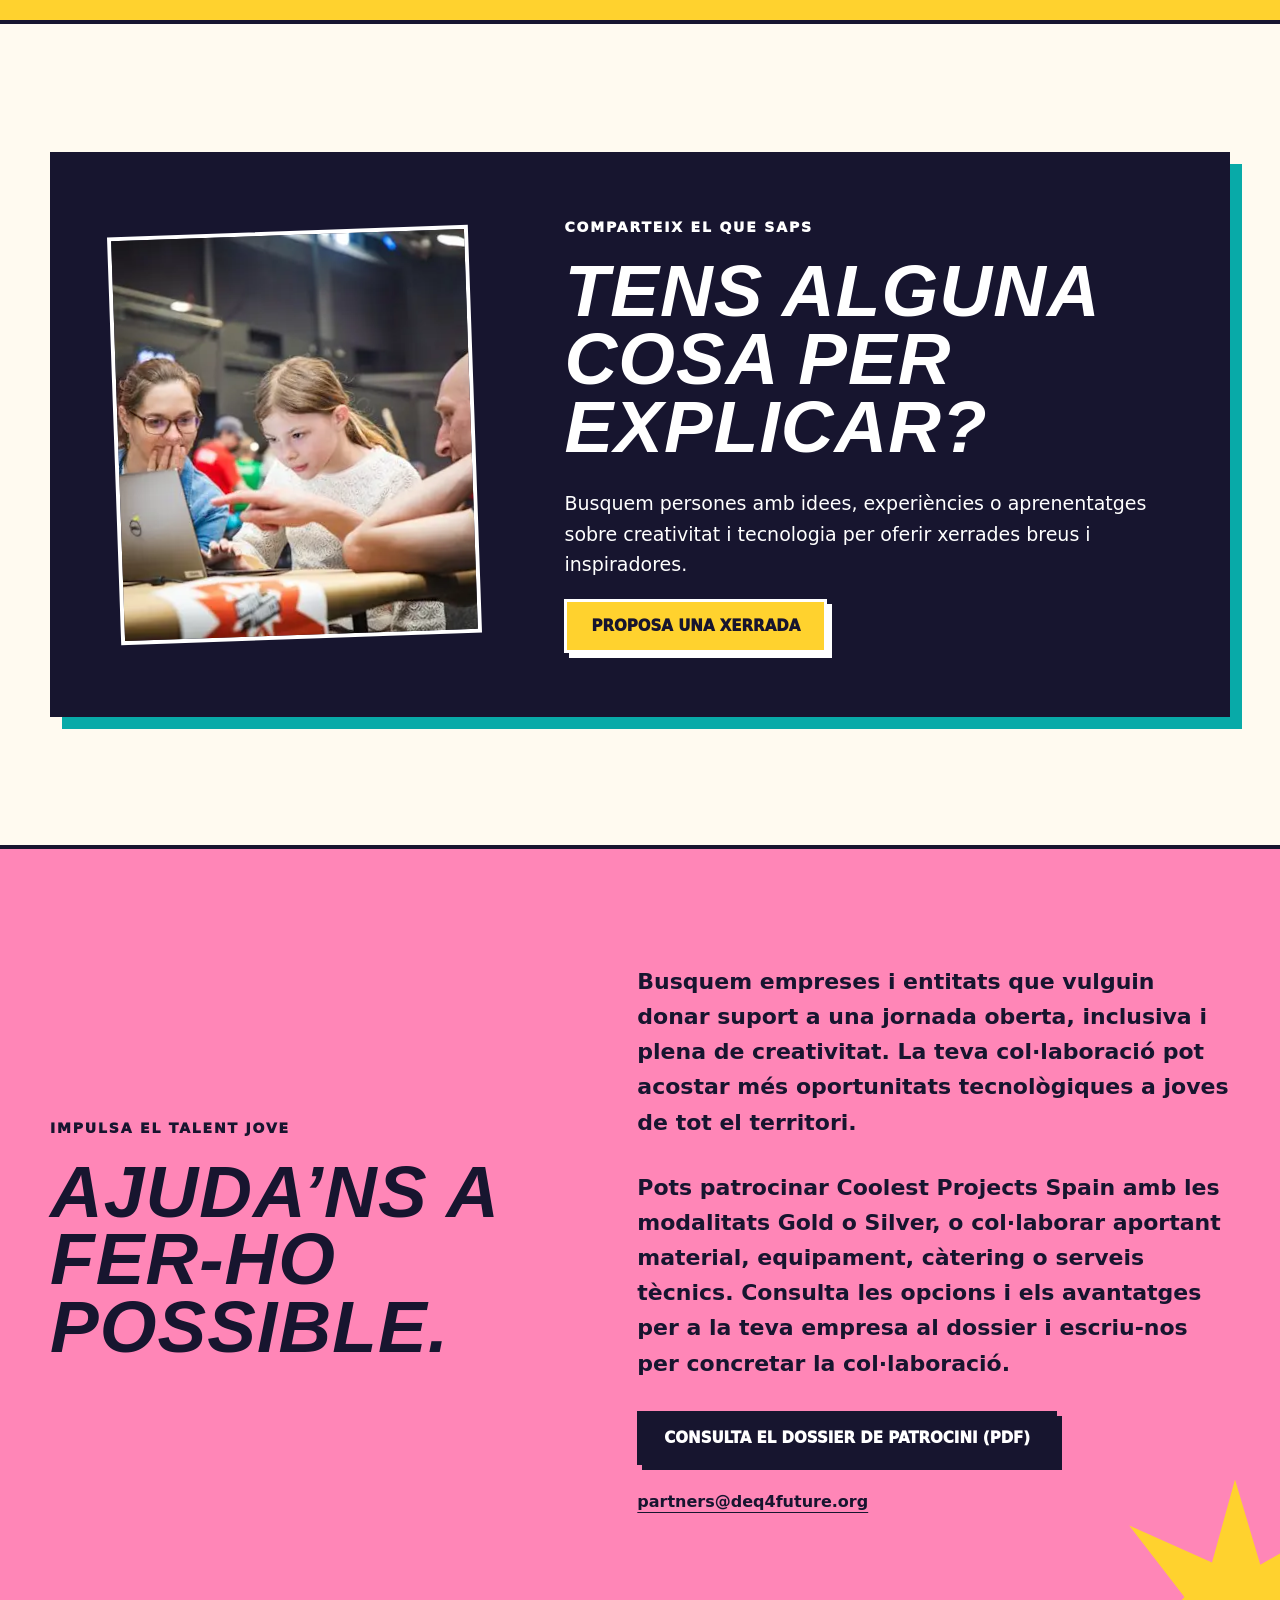
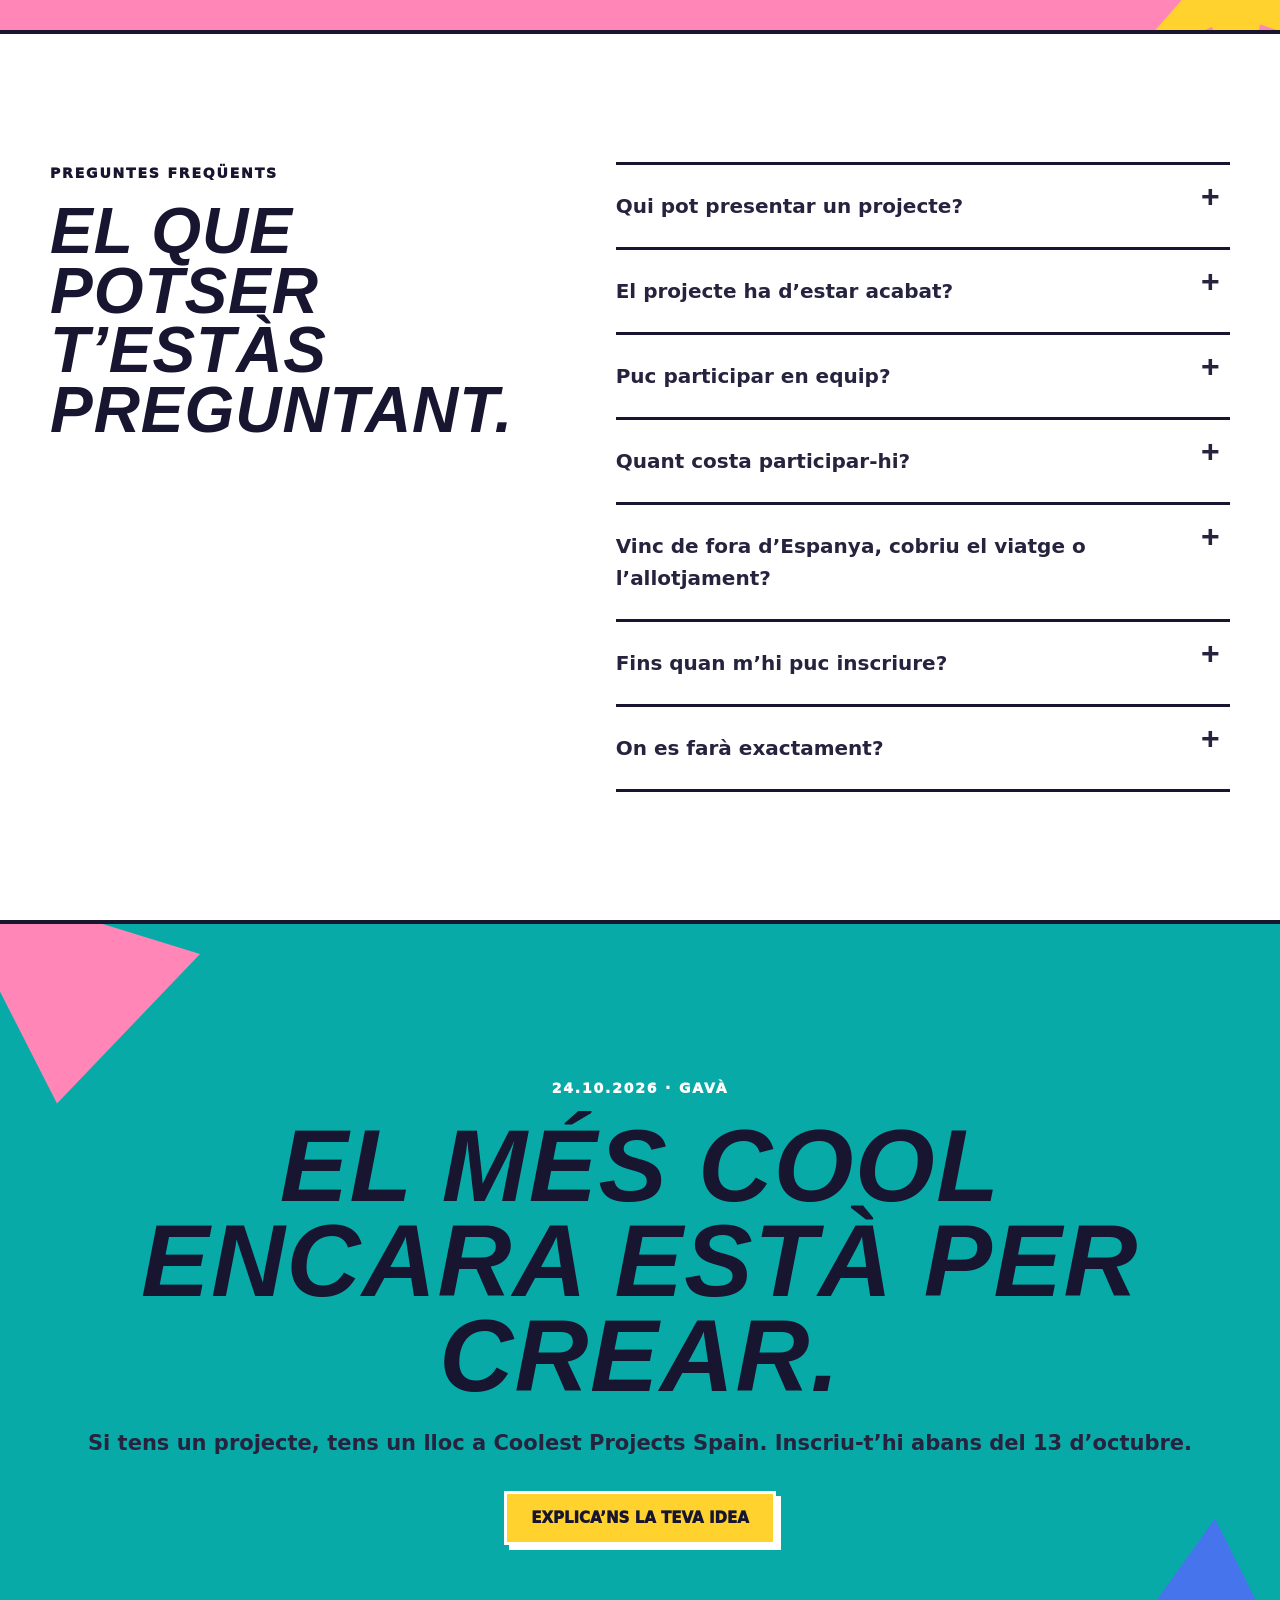
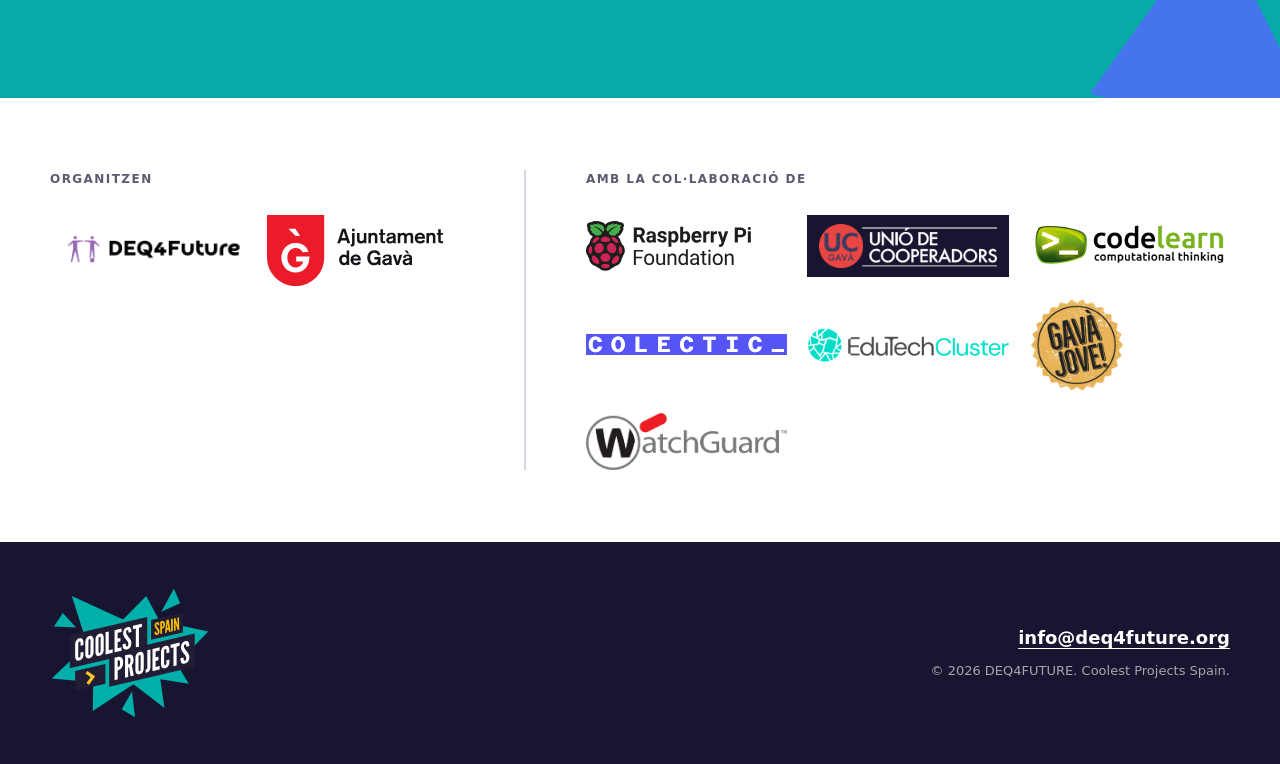
<file: ca/index.html>
<!doctype html>
<html lang="ca">
  <head>
    <meta charset="utf-8">
    <!-- Google tag (gtag.js) -->
    <script async src="https://www.googletagmanager.com/gtag/js?id=AW-16943608718"></script>
    <script>
      window.dataLayer = window.dataLayer || [];
      function gtag(){dataLayer.push(arguments);}
      gtag('js', new Date());

      gtag('config', 'AW-16943608718');
    </script>
    <meta name="viewport" content="width=device-width, initial-scale=1">
    <meta name="theme-color" content="#08aaa8">
    <meta
      name="description"
      content="Coolest Projects Spain: una celebració de projectes tecnològics creats per joves. 24 d’octubre de 2026 a Gavà."
    >
    <link rel="canonical" href="https://coolestprojectsspain.org/ca/">
    <link rel="alternate" hreflang="es" href="https://coolestprojectsspain.org/">
    <link rel="alternate" hreflang="ca" href="https://coolestprojectsspain.org/ca/">
    <link rel="alternate" hreflang="x-default" href="https://coolestprojectsspain.org/">
    <meta property="og:type" content="website">
    <meta property="og:locale" content="ca_ES">
    <meta property="og:locale:alternate" content="es_ES">
    <meta property="og:title" content="Coolest Projects Spain 2026">
    <meta
      property="og:description"
      content="La teva idea mereix ser vista. Vine a compartir el teu projecte tecnològic a Gavà."
    >
    <meta
      property="og:image"
      content="https://coolestprojectsspain.org/assets/images/noia-fira-projectes.webp?v=20260830-1"
    >
    <meta property="og:url" content="https://coolestprojectsspain.org/ca/">
    <title>Coolest Projects Spain 2026 · Gavà</title>
    <link rel="icon" href="../assets/favicon.svg?v=20260830-1" type="image/svg+xml">
    <link rel="stylesheet" href="../styles.css?v=20261008-1">
    <script type="application/ld+json">
      {
        "@context": "https://schema.org",
        "@type": "EducationEvent",
        "name": "Coolest Projects Spain 2026",
        "description": "Una celebració presencial de projectes tecnològics creats per joves.",
        "startDate": "2026-10-24T09:00:00+02:00",
        "endDate": "2026-10-24T14:00:00+02:00",
        "eventAttendanceMode": "https://schema.org/OfflineEventAttendanceMode",
        "eventStatus": "https://schema.org/EventScheduled",
        "location": {
          "@type": "Place",
          "name": "La Casa Gran - Espai Jove",
          "address": {
            "@type": "PostalAddress",
            "streetAddress": "Carrer Major, 37",
            "postalCode": "08850",
            "addressLocality": "Gavà",
            "addressRegion": "Barcelona",
            "addressCountry": "ES"
          }
        },
        "organizer": {
          "@type": "Organization",
          "name": "DEQ4FUTURE",
          "url": "https://deq4future.org/"
        },
        "url": "https://coolestprojectsspain.org/ca/",
        "inLanguage": "ca",
        "isAccessibleForFree": true
      }
    </script>
  </head>
  <body>
    <a class="skip-link" href="#contenido" data-i18n="skip">Salta al contingut</a>

    <header class="site-header">
      <div class="shell header-inner">
        <a class="brand" href="#inici" aria-label="Coolest Projects Spain — Inici">
          <img class="brand-logo" src="../assets/logos/coolest-projects.svg?v=20260830-1" alt="">
        </a>

        <nav class="main-nav" aria-label="Navegació principal" data-i18n-aria="navLabel">
          <a href="#evento" data-i18n="navEvent">L’esdeveniment</a>
          <a href="#programa">Programa</a>
          <a href="#participa" data-i18n="navTakePart">Participa</a>
          <a href="#categorias" data-i18n="navCategories">Categories</a>
          <a href="#preguntas" data-i18n="navFaq">Preguntes</a>
          <a href="#contacte" data-i18n="navContact">Contacte</a>
        </nav>

        <div class="language-switcher" aria-label="Idioma" data-i18n-aria="languageLabel">
          <a class="language-button" href="../" lang="es" hreflang="es">ES</a>
          <span aria-hidden="true">/</span>
          <a class="language-button is-active" href="./" lang="ca" hreflang="ca" aria-current="page">CA</a>
        </div>
      </div>
    </header>

    <main id="contenido">
      <section class="hero" id="inici">
        <div class="hero-shape hero-shape-one" aria-hidden="true"></div>
        <div class="hero-shape hero-shape-two" aria-hidden="true"></div>
        <div class="shell hero-grid">
          <div class="hero-copy">
            <p class="eyebrow">
              <span data-i18n="heroDate">24 OCT 2026</span>
              <span aria-hidden="true">·</span>
              <span>GAVÀ</span>
            </p>
            <h1 data-i18n="heroTitle">La teva idea mereix<br>ser vista.</h1>
            <p class="hero-intro" data-i18n="heroIntro">Has creat un joc, un robot, un web o alguna cosa que ningú sap com classificar? Porta-ho. Coolest Projects celebra allò que els joves sou capaços de crear amb tecnologia.</p>
            <div class="button-row">
              <a class="button button-primary" href="https://forms.gle/8PHqevWgiVuy11DM9" data-i18n="heroCta">Vull exposar el meu projecte</a>
              <a class="text-link" href="#evento">
                <span data-i18n="discover">Descobreix l’esdeveniment</span>
                <span aria-hidden="true">↓</span>
              </a>
            </div>
            <p class="deadline-note" data-i18n="deadlineNote">Inscripcions obertes fins al <strong><del>8</del> <ins>13</ins> d’octubre</strong>.</p>
          </div>

          <div class="hero-visual">
            <div class="photo-frame">
              <img
                src="../assets/images/noia-fira-projectes.webp?v=20260830-1"
                alt="Una jove presenta el seu projecte de robòtica en una fira tecnològica plena de participants"
                data-i18n-alt="heroImageAlt"
                width="1536"
                height="1024"
              >
            </div>
            <p class="photo-sticker" data-i18n="sticker">Fet per tu!</p>
            <span class="pixel-arrow" aria-hidden="true">›</span>
          </div>
        </div>

        <div class="event-ribbon" aria-label="Dades de l’esdeveniment" data-i18n-aria="eventFactsLabel">
          <div class="shell event-facts">
            <p>
              <span class="fact-label" data-i18n="factWhen">Quan</span>
              <strong data-i18n="factDate">Dissabte, 24 d’octubre</strong>
            </p>
            <p>
              <span class="fact-label" data-i18n="factTimeLabel">Horari</span>
              <strong>09:00—14:00</strong>
            </p>
            <p>
              <span class="fact-label" data-i18n="factWhere">On</span>
              <strong><a href="https://maps.app.goo.gl/pivqejU3ZuPwVx19A" target="_blank">La Casa Gran, Gavà</a></strong>
            </p>
            <p>
              <span class="fact-label" data-i18n="factFor">Per a qui</span>
              <strong data-i18n="factAudience">Joves de 12 a 18 anys</strong>
            </p>
          </div>
        </div>
      </section>

      <section class="section intro-section" id="evento">
        <div class="shell intro-grid">
          <div>
            <p class="section-kicker" data-i18n="whatKicker">Això és Coolest Projects</p>
            <h2 data-i18n="whatTitle">No és una fira de tecnologia qualsevol.</h2>
          </div>
          <div class="large-copy">
            <p data-i18n="whatText">És un aparador internacional on joves creadors comparteixen projectes digitals, coneixen altres persones amb les mateixes ganes d’inventar i celebren tot el que han après pel camí.</p>
            <p class="marker-note" data-i18n="whatNote">El teu projecte pot estar acabat, a mitges o ser aquella idea estranya que no et pots treure del cap.</p>
            <p class="codeweek-note">
              <span class="codeweek-note-label">Marc europeu</span>
              Coolest Projects Spain se celebra en el marc de
              l’<strong>EU Code Week 2026</strong>, una iniciativa europea que
              promou la programació, el pensament computacional i les
              competències digitals.
              <span class="codeweek-note-meta">
                10–25 d’octubre de 2026 ·
                <a href="https://codeweek.eu/">codeweek.eu</a>
              </span>
            </p>
          </div>
        </div>
      </section>

      <section class="section gallery-section" aria-label="Joves creadors en acció" data-i18n-aria="galleryLabel">
        <div class="shell photo-grid">
          <figure class="photo-card photo-card-wide">
            <img
              src="../assets/images/joves-hack4future-deq4future.webp?v=20260830-1"
              alt="Grup de joves participants a Hack4Future, una activitat de DEQ4FUTURE"
              data-i18n-alt="galleryLocalAlt"
              loading="lazy"
              width="1000"
              height="563"
            >
            <figcaption data-i18n="galleryLocalCaption">Talent jove, molt a prop de casa.</figcaption>
          </figure>
          <figure class="photo-card">
            <img
              src="../assets/images/coolest-projects-ireland-2026-hardware.webp?v=20260830-1"
              alt="Vista general de la fira Coolest Projects amb joves mostrant els seus projectes en diferents taules"
              data-i18n-alt="galleryProjectAlt"
              loading="lazy"
              width="1200"
              height="800"
            >
            <figcaption data-i18n="galleryProjectCaption">Idees grans. Projectes reals.</figcaption>
          </figure>
        </div>
      </section>

      <section class="section program-section" id="programa">
        <div class="shell">
          <p class="section-kicker">Programa del dia</p>
          <h2>Cinc hores per crear,<br>compartir i celebrar.</h2>

          <div class="program-labels" aria-hidden="true">
            <span>Horari</span>
            <span>Activitat</span>
          </div>
          <ol class="program-list">
            <li class="program-item">
              <time datetime="2026-10-24T09:00">09:00—09:30</time>
              <div>
                <h3>Acollida i registre de participants.</h3>
                <p>Instal·lació dels estands de projectes.</p>
              </div>
            </li>
            <li class="program-item">
              <time datetime="2026-10-24T09:30">09:30—10:00</time>
              <div>
                <h3>Acte d’obertura.</h3>
                <p>Benvinguda institucional de l’Ajuntament de Gavà i presentació de l’EU Code Week per part de DEQ4FUTURE.</p>
                <ul class="program-audience" aria-label="Adreçat a">
                  <li class="audience-participants">Participants</li>
                  <li class="audience-families">Famílies</li>
                </ul>
              </div>
            </li>
            <li class="program-item">
              <time datetime="2026-10-24T10:00">10:00—11:30</time>
              <div>
                <h3>Tallers pràctics simultanis per nivells.</h3>
                <p>Iniciació i avançat. Mentors i mentores de Codelearn acompanyen els equips. Temps de treball final en els projectes.</p>
                <ul class="program-audience" aria-label="Adreçat a">
                  <li class="audience-participants">Participants</li>
                </ul>
              </div>
            </li>
            <li class="program-item">
              <time datetime="2026-10-24T11:30">11:30—13:30</time>
              <div>
                <h3>Presentació pública de projectes davant del jurat.</h3>
                <p>Cada equip disposa de 5–8 minuts per presentar i respondre preguntes. Format obert: famílies i visitants poden recórrer els estands.</p>
                <ul class="program-audience" aria-label="Adreçat a">
                  <li class="audience-public">Obert al públic general</li>
                </ul>
              </div>
            </li>
            <li class="program-item">
              <time datetime="2026-10-24T13:30">13:30—14:00</time>
              <div>
                <h3>Acte de cloenda.</h3>
                <p>Anunci del jurat. Lliurament de diplomes a tots els participants. Menció especial a projectes liderats per noies. Fotografies i celebració.</p>
                <ul class="program-audience" aria-label="Adreçat a">
                  <li class="audience-public">Obert al públic general</li>
                </ul>
              </div>
            </li>
          </ol>

          <aside class="jury-criteria" aria-labelledby="jury-title">
            <div>
              <p>Criteris del jurat</p>
              <h3 id="jury-title">Què es valorarà?</h3>
            </div>
            <ul>
              <li>Creativitat i originalitat</li>
              <li>Complexitat tècnica <span>adaptada al nivell</span></li>
              <li>Disseny i presentació</li>
              <li>Impacte o utilitat social</li>
            </ul>
          </aside>
        </div>
      </section>

      <section class="section take-part-section" id="participa">
        <div class="shell">
          <p class="section-kicker section-kicker-light" data-i18n="takePartKicker">Vine a ensenyar-ho</p>
          <h2 data-i18n="takePartTitle">Què t’emportes<br>per participar?</h2>
          <div class="benefit-grid">
            <article>
              <span class="benefit-number">01</span>
              <h3 data-i18n="benefitOneTitle">Comparteix la teva creació</h3>
              <p data-i18n="benefitOneText">Ensenya-la a famílies, professionals i altres joves creadors.</p>
            </article>
            <article>
              <span class="benefit-number">02</span>
              <h3 data-i18n="benefitTwoTitle">Coneix la teva gent</h3>
              <p data-i18n="benefitTwoText">Troba persones que també gaudeixen inventant, programant i construint.</p>
            </article>
            <article>
              <span class="benefit-number">03</span>
              <h3 data-i18n="benefitThreeTitle">Celebra el que has après</h3>
              <p data-i18n="benefitThreeText">Aquí importen la curiositat, el procés i tot allò que has descobert.</p>
            </article>
            <article>
              <span class="benefit-number">04</span>
              <h3>Un kit Raspberry Pi Pico</h3>
              <p>Per participar, t’emportes un kit Raspberry Pi Pico d’obsequi per continuar creant després de l’esdeveniment.</p>
            </article>
            <article>
              <span class="benefit-number">05</span>
              <h3>També hi ha sorteig!</h3>
              <p>A més de l’obsequi, podràs guanyar un dels premis del sorteig entre participants.</p>
            </article>
            <article>
              <span class="benefit-number">06</span>
              <h3>Reconeixement del jurat</h3>
              <p>El jurat atorgarà mencions als millors projectes per temàtica, reconeixent la creativitat, l’esforç i les idees que marquen la diferència.</p>
            </article>
          </div>
        </div>
      </section>

      <section class="section categories-section" id="categorias">
        <div class="shell">
          <div class="section-heading-row">
            <div>
              <p class="section-kicker" data-i18n="categoriesKicker">Tot hi cap</p>
              <h2 data-i18n="categoriesTitle">Què hi pots presentar?</h2>
            </div>
            <p data-i18n="categoriesIntro">Projectes de qualsevol nivell, individuals o en equip. Tria la categoria que hi encaixi millor; no cal que sigui perfecte.</p>
          </div>

          <div class="category-grid">
            <article class="category-card category-scratch">
              <span class="category-icon" aria-hidden="true">{ }</span>
              <h3>Scratch</h3>
              <p data-i18n="categoryScratch">Històries, animacions, jocs i experiències creades amb blocs.</p>
            </article>
            <article class="category-card category-games">
              <span class="category-icon" aria-hidden="true">＋</span>
              <h3 data-i18n="categoryGamesTitle">Jocs</h3>
              <p data-i18n="categoryGames">Videojocs creats amb qualsevol llenguatge, motor o plataforma.</p>
            </article>
            <article class="category-card category-web">
              <span class="category-icon" aria-hidden="true">&lt;/&gt;</span>
              <h3>Web</h3>
              <p data-i18n="categoryWeb">Pàgines, aplicacions i experiències que viuen a internet.</p>
            </article>
            <article class="category-card category-mobile">
              <span class="category-icon" aria-hidden="true">▯</span>
              <h3 data-i18n="categoryMobileTitle">Apps mòbils</h3>
              <p data-i18n="categoryMobile">Aplicacions per a telèfon o tauleta que ajuden, informen o diverteixen.</p>
            </article>
            <article class="category-card category-hardware">
              <span class="category-icon" aria-hidden="true">⚙</span>
              <h3>Hardware</h3>
              <p data-i18n="categoryHardware">Robots, màquines i creacions amb micro:bit, Arduino, Raspberry Pi i més.</p>
            </article>
            <article class="category-card category-advanced">
              <span class="category-icon" aria-hidden="true">⌁</span>
              <h3 data-i18n="categoryAdvancedTitle">Programació avançada</h3>
              <p data-i18n="categoryAdvanced">Projectes que combinen llenguatges, dades, APIs o diverses tecnologies.</p>
            </article>
            <article class="category-card category-ai">
              <span class="new-badge" data-i18n="newBadge">Nova</span>
              <span class="category-icon" aria-hidden="true">✦</span>
              <h3 data-i18n="categoryAiTitle">Intel·ligència artificial</h3>
              <p data-i18n="categoryAi">Idees creatives que exploren la IA de manera útil, responsable o sorprenent.</p>
            </article>
          </div>
        </div>
      </section>

      <section class="section steps-section">
        <div class="shell steps-grid">
          <div class="steps-photo">
            <img
              src="../assets/images/coolest-projects-uk-2026-robot.webp?v=20260830-1"
              alt="Un jove participant treballa en un projecte de robòtica"
              data-i18n-alt="stepsImageAlt"
              loading="lazy"
              width="1200"
              height="800"
            >
            <span class="steps-photo-label" data-i18n="processLabel">Del «i si…?» al «funciona!»</span>
          </div>
          <div class="steps-content">
            <p class="section-kicker" data-i18n="stepsKicker">Així de senzill</p>
            <h2 data-i18n="stepsTitle">Quatre passos i el teu projecte és dins.</h2>
            <ol class="steps-list">
              <li>
                <span>1</span>
                <div>
                  <h3 data-i18n="stepOneTitle">Imagina</h3>
                  <p data-i18n="stepOneText">Parteix d’alguna cosa que t’agradi, et preocupi o et faci riure.</p>
                </div>
              </li>
              <li>
                <span>2</span>
                <div>
                  <h3 data-i18n="stepTwoTitle">Crea</h3>
                  <p data-i18n="stepTwoText">Fes-ho a la teva manera i al teu nivell. Sol o amb el teu equip.</p>
                </div>
              </li>
              <li>
                <span>3</span>
                <div>
                  <h3 data-i18n="stepThreeTitle">Contacta</h3>
                  <p data-i18n="stepThreeText">Explica’ns breument qui ets i què has construït.</p>
                </div>
              </li>
              <li>
                <span>4</span>
                <div>
                  <h3 data-i18n="stepFourTitle">Comparteix-lo</h3>
                  <p data-i18n="stepFourText">Vine a Gavà, munta el teu espai i gaudeix explicant-lo.</p>
                </div>
              </li>
            </ol>
            <a class="button button-dark" href="https://forms.gle/8PHqevWgiVuy11DM9" data-i18n="stepsCta">Tinc un projecte</a>
          </div>
        </div>
      </section>

      <section class="section speakers-section">
        <div class="shell speakers-card">
          <div class="speaker-photo">
            <img
              src="../assets/images/mentoria-projecte-digital.webp?v=20260830-1"
              alt="Un mentor conversa amb dues joves sobre el seu projecte"
              data-i18n-alt="speakerImageAlt"
              loading="lazy"
              width="600"
              height="400"
            >
          </div>
          <div>
            <p class="section-kicker section-kicker-light" data-i18n="speakersKicker">Comparteix el que saps</p>
            <h2 data-i18n="speakersTitle">Tens alguna cosa per explicar?</h2>
            <p data-i18n="speakersText">Busquem persones amb idees, experiències o aprenentatges sobre creativitat i tecnologia per oferir xerrades breus i inspiradores.</p>
            <a class="button button-yellow" href="mailto:info@deq4future.org?subject=Proposta%20de%20xerrada%20per%20a%20Coolest%20Projects%20Spain" data-i18n="speakersCta">Proposa una xerrada</a>
          </div>
        </div>
      </section>

      <section class="sponsors-section">
        <div class="sponsors-shape" aria-hidden="true"></div>
        <div class="shell sponsors-grid">
          <div>
            <p class="section-kicker" data-i18n="sponsorsKicker">Impulsa el talent jove</p>
            <h2 data-i18n="sponsorsTitle">Ajuda’ns a fer-ho possible.</h2>
          </div>
          <div class="sponsors-copy">
            <p data-i18n="sponsorsText">Busquem empreses i entitats que vulguin donar suport a una jornada oberta, inclusiva i plena de creativitat. La teva col·laboració pot acostar més oportunitats tecnològiques a joves de tot el territori.</p>
            <p>
              Pots patrocinar Coolest Projects Spain amb les modalitats Gold
              o Silver, o col·laborar aportant material, equipament, càtering
              o serveis tècnics. Consulta les opcions i els avantatges per
              a la teva empresa al dossier i escriu-nos per concretar la col·laboració.
            </p>
            <a
              class="button button-dark"
              href="../assets/DossierPatrociniCoolestProjectsSpain2026%20CAT.pdf?v=20260918-1"
              data-i18n="sponsorsCta"
            >Consulta el dossier de patrocini (PDF)</a>
            <a class="sponsors-email" href="mailto:partners@deq4future.org">
              partners@deq4future.org
            </a>
          </div>
        </div>
      </section>

      <section class="section faq-section" id="preguntas">
        <div class="shell faq-grid">
          <div>
            <p class="section-kicker" data-i18n="faqKicker">Preguntes freqüents</p>
            <h2 data-i18n="faqTitle">El que potser t’estàs preguntant.</h2>
          </div>
          <div class="faq-list">
            <details>
              <summary data-i18n="faqOneQuestion">Qui pot presentar un projecte?</summary>
              <p data-i18n="faqOneAnswer">Joves de 12 a 18 anys, de qualsevol nivell. Pots venir pel teu compte, amb la família, l’escola, el club o una associació.</p>
            </details>
            <details>
              <summary data-i18n="faqTwoQuestion">El projecte ha d’estar acabat?</summary>
              <p data-i18n="faqTwoAnswer">No. Acceptem idees en procés, prototips i projectes acabats. Volem conèixer què has fet i què has après.</p>
            </details>
            <details>
              <summary data-i18n="faqThreeQuestion">Puc participar en equip?</summary>
              <p data-i18n="faqThreeAnswer">Sí. Els projectes poden ser individuals o d’equip. Si sou menors de 13 anys, la inscripció l’ha de fer una persona adulta.</p>
            </details>
            <details>
              <summary data-i18n="faqFourQuestion">Quant costa participar-hi?</summary>
              <p data-i18n="faqFourAnswer">Res. Presentar un projecte i assistir a l’esdeveniment és gratuït.</p>
            </details>
            <details>
              <summary data-i18n="faqInternationalQuestion">Vinc de fora d’Espanya, cobriu el viatge o l’allotjament?</summary>
              <p data-i18n="faqInternationalAnswer">Ens fa moltíssima il·lusió que vingueu des d’altres països! Ara bé, som un esdeveniment gratuït i sense ànim de lucre, i no disposem de mitjans per cobrir el transport ni l’estada. Si us inscriviu, tingueu en compte que aquestes despeses van a càrrec vostre. <span lang="en">We’re delighted to welcome international participants, but we can’t cover travel or accommodation costs, so please plan for them.</span></p>
            </details>
            <details>
              <summary data-i18n="faqDeadlineQuestion">Fins quan m’hi puc inscriure?</summary>
              <p data-i18n="faqDeadlineAnswer">Fins al 13 d’octubre de 2026. A partir d’aquesta data tanquem les inscripcions per preparar els espais de cada projecte.</p>
            </details>
            <details>
              <summary data-i18n="faqFiveQuestion">On es farà exactament?</summary>
              <p data-i18n="faqFiveAnswer">A La Casa Gran, l’Espai Jove de Gavà: Carrer Major, 37, 08850 Gavà (Barcelona). <a href="https://maps.app.goo.gl/pivqejU3ZuPwVx19A" target="_blank">Veure-ho a Google Maps</a>.</p>
            </details>
          </div>
        </div>
      </section>

      <section class="final-cta">
        <div class="shell final-cta-inner">
          <p class="section-kicker section-kicker-light" data-i18n="finalKicker">24.10.2026 · Gavà</p>
          <h2 data-i18n="finalTitle">El més cool<br>encara està per crear.</h2>
          <p data-i18n="finalText">Si tens un projecte, tens un lloc a Coolest Projects Spain. Inscriu-t’hi abans del 13 d’octubre.</p>
          <a class="button button-yellow" href="https://forms.gle/8PHqevWgiVuy11DM9" data-i18n="finalCta">Explica’ns la teva idea</a>
        </div>
      </section>

      <section class="partners" aria-labelledby="partners-title">
        <div class="shell">
          <h2 id="partners-title" class="visually-hidden" data-i18n="partnersTitle">Organització i col·laboradors</h2>
          <div class="partner-grid">
            <div class="partner partner-organizer">
              <p data-i18n="organizedBy">Organitzen</p>
              <div>
                <a href="https://deq4future.org/" target="_blank">
                  <img
                    src="../assets/logos/deq4future.png?v=20260830-1"
                    alt="DEQ4FUTURE"
                    width="428"
                    height="100"
                  >
                </a>
                <a
                  class="partner-logo-ajuntament"
                  href="https://www.gavaciutat.cat/"
                  target="_blank"
                >
                  <img
                    src="../assets/logos/ajuntament-de-gava.svg?v=20260830-1"
                    alt="Ajuntament de Gavà"
                    width="193"
                    height="79"
                  >
                </a>
              </div>
            </div>
            <div class="partner partner-collaborators">
              <p data-i18n="withSupport">Amb la col·laboració de</p>
              <div>
                <a href="https://www.raspberrypi.org/" target="_blank">
                  <img src="../assets/logos/raspberry-pi-foundation.svg?v=20260830-1" alt="Raspberry Pi Foundation">
                </a>
                <a
                  class="partner-logo-inverse"
                  href="https://www.uniocooperadors.org/"
                  target="_blank"
                >
                  <img
                    src="../assets/logos/unio-cooperadors-gava.png?v=20260830-1"
                    alt="Unió de Cooperadors de Gavà"
                    width="904"
                    height="224"
                  >
                </a>
                <a href="https://codelearn.cat/" target="_blank">
                  <img
                    src="../assets/logos/codelearn.png?v=20260830-1"
                    alt="Codelearn"
                    width="300"
                    height="77"
                  >
                </a>
                <a href="https://colectic.coop/" target="_blank">
                  <img
                    src="../assets/logos/colectic.svg?v=20261001-1"
                    alt="Colectic"
                    width="1242"
                    height="129"
                  >
                </a>
                <a href="https://edutechcluster.org/" target="_blank">
                  <img
                    src="../assets/logos/edutech-cluster.png?v=20261001-1"
                    alt="EduTech Cluster"
                    width="600"
                    height="102"
                  >
                </a>
                <a class="partner-logo-badge" href="https://gavajove.cat/" target="_blank">
                  <img
                    src="../assets/logos/gava-jove.png?v=20261001-1"
                    alt="Gavà Jove"
                    width="240"
                    height="240"
                  >
                </a>
                <a href="https://www.watchguard.com/" target="_blank">
                  <img
                    src="../assets/logos/watchguard.png?v=20261008-1"
                    alt="WatchGuard"
                    width="886"
                    height="252"
                  >
                </a>
              </div>
            </div>
          </div>
        </div>
      </section>
    </main>

    <footer class="site-footer" id="contacte">
      <div class="shell footer-inner">
        <a class="brand brand-small" href="#inici" aria-label="Coolest Projects Spain — Inici">
          <img class="brand-logo" src="../assets/logos/coolest-projects.svg?v=20260830-1" alt="">
        </a>
        <div>
          <a href="mailto:info@deq4future.org">info@deq4future.org</a>
          <p data-i18n="footerCopy">© 2026 DEQ4FUTURE. Coolest Projects Spain.</p>
        </div>
      </div>
    </footer>

  </body>
</html>
</file>
<file: styles.css>
:root {
  --teal: #08aaa8;
  --teal-dark: #007f80;
  --ink: #17152f;
  --yellow: #ffd22e;
  --coral: #ff5c5c;
  --pink: #ff86b7;
  --blue: #4574ed;
  --mint: #9ce5c5;
  --cream: #fffaf0;
  --white: #ffffff;
  --text: #26233f;
  --muted: #5d5971;
  --border: #d9d6e2;
  --shadow: 8px 8px 0 var(--ink);
  --shell: min(1180px, calc(100% - 40px));
}

* {
  box-sizing: border-box;
}

html {
  scroll-behavior: smooth;
}

body {
  margin: 0;
  color: var(--text);
  background: var(--cream);
  font-family: Inter, ui-sans-serif, system-ui, -apple-system, BlinkMacSystemFont, "Segoe UI", sans-serif;
  font-size: 18px;
  line-height: 1.6;
}

img {
  display: block;
  max-width: 100%;
}

a {
  color: inherit;
}

button,
a {
  -webkit-tap-highlight-color: transparent;
}

:focus-visible {
  outline: 4px solid var(--yellow);
  outline-offset: 4px;
}

.shell {
  width: var(--shell);
  margin-inline: auto;
}

.skip-link {
  position: fixed;
  z-index: 100;
  top: 12px;
  left: 12px;
  padding: 10px 16px;
  color: var(--white);
  background: var(--ink);
  transform: translateY(-150%);
}

.skip-link:focus {
  transform: translateY(0);
}

.visually-hidden {
  position: absolute;
  width: 1px;
  height: 1px;
  padding: 0;
  margin: -1px;
  overflow: hidden;
  clip: rect(0, 0, 0, 0);
  white-space: nowrap;
  border: 0;
}

.site-header {
  position: sticky;
  z-index: 20;
  top: 0;
  color: var(--white);
  background: var(--ink);
  border-bottom: 4px solid var(--yellow);
}

.header-inner {
  min-height: 94px;
  display: flex;
  align-items: center;
  justify-content: space-between;
  gap: 28px;
}

.brand {
  position: relative;
  display: inline-flex;
  align-items: center;
  flex: 0 0 auto;
  text-decoration: none;
}

.brand-logo {
  display: block;
  width: 110px;
  height: auto;
}

.main-nav {
  display: flex;
  align-items: center;
  justify-content: center;
  gap: clamp(18px, 3vw, 38px);
  margin-left: auto;
  font-size: 15px;
  font-weight: 800;
}

.main-nav a {
  text-decoration: none;
}

.main-nav a:hover {
  color: var(--yellow);
}

.language-switcher {
  display: flex;
  align-items: center;
  gap: 6px;
  padding: 6px 10px;
  border: 1px solid rgb(255 255 255 / 0.35);
  border-radius: 999px;
  font-size: 13px;
  font-weight: 900;
}

.language-button {
  padding: 2px;
  color: rgb(255 255 255 / 0.55);
  background: none;
  border: 0;
  cursor: pointer;
  font: inherit;
  text-decoration: none;
}

.language-button.is-active {
  color: var(--yellow);
}

.hero {
  position: relative;
  overflow: hidden;
  background: var(--teal);
}

.hero-grid {
  position: relative;
  z-index: 2;
  min-height: 650px;
  display: grid;
  grid-template-columns: 1.02fr 0.98fr;
  align-items: center;
  gap: clamp(40px, 7vw, 90px);
  padding-block: 78px 90px;
}

.hero-copy {
  max-width: 650px;
}

.eyebrow,
.section-kicker {
  margin: 0 0 18px;
  color: var(--ink);
  font-size: 14px;
  font-weight: 950;
  letter-spacing: 0.13em;
  text-transform: uppercase;
}

.eyebrow {
  display: flex;
  gap: 10px;
}

h1,
h2,
h3,
p {
  margin-top: 0;
}

h1,
h2 {
  color: var(--ink);
  font-family: Impact, Haettenschweiler, "Arial Narrow Bold", sans-serif;
  font-style: italic;
  font-weight: 900;
  letter-spacing: 0.015em;
  line-height: 0.93;
  text-transform: uppercase;
}

h1 {
  max-width: 730px;
  margin-bottom: 28px;
  font-size: clamp(64px, 8.1vw, 116px);
}

h2 {
  margin-bottom: 28px;
  font-size: clamp(48px, 5.7vw, 82px);
}

h3 {
  line-height: 1.2;
}

.hero-intro {
  max-width: 600px;
  margin-bottom: 32px;
  color: var(--ink);
  font-size: clamp(18px, 2vw, 22px);
  font-weight: 650;
  line-height: 1.55;
}

.button-row {
  display: flex;
  align-items: center;
  flex-wrap: wrap;
  gap: 24px;
}

.deadline-note {
  display: inline-block;
  margin: 28px 0 0;
  padding: 10px 16px;
  color: var(--ink);
  background: var(--yellow);
  border: 3px solid var(--ink);
  box-shadow: 5px 5px 0 var(--ink);
  font-size: 17px;
  font-weight: 750;
  line-height: 1.4;
  transform: rotate(-1deg);
}

.deadline-note strong {
  font-weight: 900;
  text-transform: uppercase;
}

.deadline-note del {
  opacity: 0.55;
  text-decoration-thickness: 2px;
}

.deadline-note ins {
  text-decoration: none;
}

.button {
  display: inline-flex;
  min-height: 54px;
  align-items: center;
  justify-content: center;
  padding: 14px 24px;
  border: 3px solid var(--ink);
  box-shadow: 5px 5px 0 var(--ink);
  font-size: 15px;
  font-weight: 950;
  line-height: 1.2;
  text-decoration: none;
  text-transform: uppercase;
  transition: transform 150ms ease, box-shadow 150ms ease;
}

.button:hover {
  box-shadow: 2px 2px 0 var(--ink);
  transform: translate(3px, 3px);
}

.button-primary,
.button-yellow {
  color: var(--ink);
  background: var(--yellow);
}

.button-dark {
  color: var(--white);
  background: var(--ink);
}

.button-yellow {
  border-color: var(--white);
  box-shadow: 5px 5px 0 var(--white);
}

.button-yellow:hover {
  box-shadow: 2px 2px 0 var(--white);
}

.text-link {
  display: inline-flex;
  align-items: center;
  gap: 8px;
  color: var(--ink);
  font-size: 15px;
  font-weight: 900;
  text-underline-offset: 5px;
}

.hero-visual {
  position: relative;
  transform: rotate(2deg);
}

.photo-frame {
  position: relative;
  padding: 11px;
  background: var(--white);
  border: 4px solid var(--ink);
  box-shadow: 14px 14px 0 var(--ink);
}

.photo-frame img {
  width: 100%;
  height: auto;
  aspect-ratio: 4 / 3;
  object-fit: cover;
}

.photo-sticker {
  position: absolute;
  right: -30px;
  bottom: 28px;
  margin: 0;
  padding: 13px 18px;
  color: var(--ink);
  background: var(--yellow);
  border: 3px solid var(--ink);
  font-size: 16px;
  font-weight: 950;
  text-transform: uppercase;
  transform: rotate(-6deg);
}

.pixel-arrow {
  position: absolute;
  top: -54px;
  right: 18px;
  color: var(--yellow);
  font-family: monospace;
  font-size: 100px;
  font-weight: 900;
  line-height: 1;
  transform: rotate(43deg);
}

.hero-shape {
  position: absolute;
  opacity: 0.95;
}

.hero-shape-one {
  width: 310px;
  height: 250px;
  top: -80px;
  left: -110px;
  background: var(--pink);
  clip-path: polygon(0 15%, 100% 0, 60% 100%);
}

.hero-shape-two {
  width: 240px;
  height: 190px;
  right: -70px;
  bottom: 50px;
  background: var(--blue);
  clip-path: polygon(50% 0, 100% 100%, 0 75%);
}

.event-ribbon {
  position: relative;
  z-index: 3;
  color: var(--white);
  background: var(--ink);
  border-block: 4px solid var(--ink);
}

.event-facts {
  display: grid;
  grid-template-columns: repeat(4, 1fr);
}

.event-facts p {
  min-height: 116px;
  display: flex;
  flex-direction: column;
  justify-content: center;
  margin: 0;
  padding: 20px 28px;
  border-right: 1px solid rgb(255 255 255 / 0.2);
}

.event-facts p:first-child {
  border-left: 1px solid rgb(255 255 255 / 0.2);
}

.fact-label {
  color: var(--yellow);
  font-size: 12px;
  font-weight: 900;
  letter-spacing: 0.12em;
  text-transform: uppercase;
}

.event-facts strong {
  font-size: 17px;
}

.event-facts a {
  color: inherit;
  text-decoration: underline;
  text-decoration-color: var(--yellow);
  text-decoration-thickness: 2px;
  text-underline-offset: 4px;
}

.section {
  padding-block: clamp(80px, 10vw, 140px);
}

.intro-section {
  background: var(--cream);
}

.intro-grid {
  display: grid;
  grid-template-columns: 0.9fr 1.1fr;
  gap: clamp(45px, 8vw, 110px);
}

.intro-grid h2 {
  margin-bottom: 0;
}

.large-copy {
  padding-top: 34px;
}

.large-copy > p:first-child {
  font-size: clamp(21px, 2.6vw, 31px);
  font-weight: 650;
  line-height: 1.45;
}

.marker-note {
  display: inline;
  padding: 2px 5px;
  background: linear-gradient(transparent 55%, var(--yellow) 55%);
  font-weight: 850;
}

.codeweek-note {
  max-width: 610px;
  margin: 30px 0 0;
  padding: 16px 18px;
  background: var(--white);
  border-left: 6px solid var(--teal);
  box-shadow: 4px 4px 0 var(--ink);
  font-size: 17px;
  font-weight: 650;
  line-height: 1.45;
}

.codeweek-note-label {
  display: block;
  margin-bottom: 4px;
  color: var(--teal-dark);
  font-size: 11px;
  font-weight: 950;
  letter-spacing: 0.12em;
  text-transform: uppercase;
}

.codeweek-note-meta {
  display: block;
  margin-top: 9px;
  color: var(--muted);
  font-size: 14px;
  font-weight: 850;
}

.codeweek-note a {
  color: inherit;
  font-weight: 900;
  text-decoration-thickness: 2px;
  text-underline-offset: 3px;
}

.gallery-section {
  padding-top: 0;
}

.photo-grid {
  display: grid;
  grid-template-columns: repeat(2, minmax(0, 1fr));
  align-items: start;
  gap: 28px;
}

.photo-card {
  margin: 0;
  background: var(--white);
  border: 3px solid var(--ink);
  box-shadow: var(--shadow);
  transform: rotate(1.5deg);
}

.photo-card-wide {
  transform: rotate(-1.2deg);
}

.photo-card img {
  width: 100%;
  aspect-ratio: 3 / 2;
  object-fit: cover;
}

.photo-card-wide img {
  aspect-ratio: 16 / 9;
}

.photo-card figcaption {
  padding: 14px 18px;
  color: var(--ink);
  font-size: 15px;
  font-weight: 950;
  text-transform: uppercase;
}

.program-section {
  color: var(--ink);
  background: var(--yellow);
  border-top: 4px solid var(--ink);
}

.program-section h2 {
  max-width: 900px;
}

.program-labels,
.program-item {
  display: grid;
  grid-template-columns: 210px 1fr;
}

.program-labels {
  margin-top: 52px;
  padding-inline: 26px;
  font-size: 12px;
  font-weight: 950;
  letter-spacing: 0.13em;
  text-transform: uppercase;
}

.program-list {
  margin: 10px 0 0;
  padding: 0;
  background: var(--cream);
  border: 3px solid var(--ink);
  box-shadow: var(--shadow);
  list-style: none;
}

.program-item + .program-item {
  border-top: 2px solid var(--ink);
}

.program-item time {
  display: flex;
  align-items: center;
  padding: 24px 26px;
  color: var(--white);
  background: var(--ink);
  font-size: 19px;
  font-weight: 950;
  letter-spacing: 0.02em;
  white-space: nowrap;
}

.program-item > div {
  padding: 21px 28px 22px;
}

.program-item h3 {
  margin: 0 0 4px;
  color: var(--ink);
  font-size: 20px;
}

.program-item p {
  margin: 0;
  font-size: 16px;
  line-height: 1.55;
}

.program-audience {
  display: flex;
  flex-wrap: wrap;
  gap: 8px;
  margin: 12px 0 0;
  padding: 0;
  list-style: none;
}

.program-audience li {
  padding: 4px 10px;
  color: var(--ink);
  border: 2px solid var(--ink);
  font-size: 11px;
  font-weight: 950;
  letter-spacing: 0.1em;
  line-height: 1.4;
  text-transform: uppercase;
}

.audience-participants {
  background: var(--mint);
}

.audience-families {
  background: var(--pink);
}

.audience-public {
  background: var(--yellow);
}

.jury-criteria {
  display: grid;
  grid-template-columns: 0.7fr 1.3fr;
  align-items: center;
  gap: 38px;
  margin-top: 54px;
  padding: 30px;
  color: var(--white);
  background: var(--ink);
  box-shadow: 8px 8px 0 var(--teal);
}

.jury-criteria > div > p {
  margin: 0 0 5px;
  color: var(--yellow);
  font-size: 11px;
  font-weight: 950;
  letter-spacing: 0.13em;
  text-transform: uppercase;
}

.jury-criteria h3 {
  margin: 0;
  color: var(--white);
  font-size: clamp(26px, 3vw, 38px);
  line-height: 1.1;
}

.jury-criteria ul {
  display: grid;
  grid-template-columns: repeat(2, 1fr);
  gap: 12px;
  margin: 0;
  padding: 0;
  list-style: none;
}

.jury-criteria li {
  padding: 14px 16px;
  color: var(--ink);
  background: var(--cream);
  border-left: 5px solid var(--yellow);
  font-size: 15px;
  font-weight: 850;
  line-height: 1.35;
}

.jury-criteria li span {
  display: block;
  color: var(--muted);
  font-size: 12px;
}

.take-part-section {
  position: relative;
  color: var(--white);
  background: var(--blue);
  border-block: 4px solid var(--ink);
}

.take-part-section::after {
  content: "";
  position: absolute;
  width: 140px;
  height: 140px;
  top: -45px;
  right: 5vw;
  background: var(--yellow);
  clip-path: polygon(50% 0, 61% 37%, 100% 15%, 72% 49%, 100% 76%, 61% 63%, 52% 100%, 40% 64%, 0 83%, 28% 51%, 4% 20%, 40% 36%);
}

.take-part-section h2,
.section-kicker-light {
  color: var(--white);
}

.benefit-grid {
  display: grid;
  grid-template-columns: repeat(3, 1fr);
  gap: 26px;
  margin-top: 60px;
}

.benefit-grid article {
  padding: 32px;
  color: var(--ink);
  background: var(--cream);
  border: 3px solid var(--ink);
  box-shadow: 7px 7px 0 var(--ink);
}

.benefit-number {
  display: inline-grid;
  width: 46px;
  height: 46px;
  place-items: center;
  margin-bottom: 26px;
  color: var(--ink);
  background: var(--yellow);
  border: 2px solid var(--ink);
  font-size: 14px;
  font-weight: 950;
}

.benefit-grid h3 {
  margin-bottom: 12px;
  font-size: 22px;
  text-transform: uppercase;
}

.benefit-grid p {
  margin-bottom: 0;
  font-size: 16px;
}

.categories-section {
  background: var(--white);
}

.section-heading-row {
  display: grid;
  grid-template-columns: 1fr 0.8fr;
  align-items: end;
  gap: 60px;
  margin-bottom: 55px;
}

.section-heading-row h2 {
  margin-bottom: 0;
}

.section-heading-row > p {
  max-width: 520px;
  margin-bottom: 8px;
  font-size: 19px;
}

.category-grid {
  display: grid;
  grid-template-columns: repeat(4, 1fr);
  gap: 18px;
}

.category-card {
  position: relative;
  min-height: 270px;
  padding: 26px;
  overflow: hidden;
  color: var(--ink);
  border: 3px solid var(--ink);
  box-shadow: 5px 5px 0 var(--ink);
}

.category-card h3 {
  position: relative;
  z-index: 2;
  margin: 20px 0 10px;
  font-size: 21px;
  text-transform: uppercase;
}

.category-card p {
  position: relative;
  z-index: 2;
  margin: 0;
  font-size: 15px;
  font-weight: 600;
  line-height: 1.5;
}

.category-icon {
  display: block;
  font-family: monospace;
  font-size: 48px;
  font-weight: 900;
  line-height: 1;
}

.category-scratch {
  background: var(--yellow);
}

.category-games {
  background: var(--pink);
}

.category-web {
  background: var(--mint);
}

.category-mobile {
  background: #ff9a68;
}

.category-hardware {
  background: #a9c4ff;
}

.category-advanced {
  background: #c8a7e8;
}

.category-ai {
  grid-column: span 2;
  min-height: 230px;
  color: var(--white);
  background: var(--ink);
}

.category-ai h3 {
  color: var(--white);
}

.new-badge {
  position: absolute;
  top: 20px;
  right: 20px;
  padding: 5px 10px;
  color: var(--ink);
  background: var(--yellow);
  font-size: 11px;
  font-weight: 950;
  letter-spacing: 0.1em;
  text-transform: uppercase;
  transform: rotate(3deg);
}

.steps-section {
  background: var(--yellow);
  border-block: 4px solid var(--ink);
}

.steps-grid {
  display: grid;
  grid-template-columns: 0.88fr 1.12fr;
  align-items: center;
  gap: clamp(45px, 8vw, 110px);
}

.steps-photo {
  position: relative;
  padding: 10px;
  background: var(--white);
  border: 4px solid var(--ink);
  box-shadow: 12px 12px 0 var(--ink);
  transform: rotate(-2deg);
}

.steps-photo img {
  width: 100%;
  min-height: 570px;
  object-fit: cover;
}

.steps-photo-label {
  position: absolute;
  right: -32px;
  bottom: 30px;
  max-width: 220px;
  padding: 12px 16px;
  color: var(--white);
  background: var(--ink);
  font-size: 14px;
  font-weight: 900;
  text-transform: uppercase;
  transform: rotate(4deg);
}

.steps-content h2 {
  font-size: clamp(46px, 5vw, 72px);
}

.steps-list {
  display: grid;
  gap: 0;
  margin: 42px 0;
  padding: 0;
  list-style: none;
}

.steps-list li {
  display: grid;
  grid-template-columns: 54px 1fr;
  gap: 18px;
  padding-block: 17px;
  border-top: 2px solid var(--ink);
}

.steps-list li:last-child {
  border-bottom: 2px solid var(--ink);
}

.steps-list > li > span {
  display: grid;
  width: 42px;
  height: 42px;
  place-items: center;
  color: var(--white);
  background: var(--ink);
  font-size: 14px;
  font-weight: 950;
}

.steps-list h3 {
  margin: 0 0 3px;
  font-size: 20px;
  text-transform: uppercase;
}

.steps-list p {
  margin: 0;
  font-size: 16px;
}

.speakers-section {
  background: var(--cream);
}

.speakers-card {
  display: grid;
  grid-template-columns: 0.75fr 1.25fr;
  align-items: center;
  gap: clamp(35px, 7vw, 90px);
  padding: clamp(28px, 5vw, 70px);
  color: var(--white);
  background: var(--ink);
  box-shadow: 12px 12px 0 var(--teal);
}

.speaker-photo {
  border: 4px solid var(--white);
  transform: rotate(-2deg);
}

.speaker-photo img {
  width: 100%;
  aspect-ratio: 1.1;
  object-fit: cover;
}

.speakers-card h2 {
  color: var(--white);
}

.speakers-card p:not(.section-kicker) {
  max-width: 640px;
  font-size: 19px;
}

.sponsors-section {
  position: relative;
  overflow: hidden;
  padding-block: clamp(80px, 9vw, 125px);
  background: var(--pink);
  border-block: 4px solid var(--ink);
}

.sponsors-shape {
  position: absolute;
  width: 230px;
  height: 230px;
  right: -70px;
  bottom: -80px;
  background: var(--yellow);
  clip-path: polygon(50% 0, 61% 37%, 100% 15%, 72% 49%, 100% 76%, 61% 63%, 52% 100%, 40% 64%, 0 83%, 28% 51%, 4% 20%, 40% 36%);
}

.sponsors-grid {
  position: relative;
  z-index: 1;
  display: grid;
  grid-template-columns: 0.9fr 1.1fr;
  align-items: center;
  gap: clamp(45px, 8vw, 110px);
}

.sponsors-grid h2 {
  margin-bottom: 0;
}

.sponsors-copy > p {
  max-width: 650px;
  margin-bottom: 30px;
  color: var(--ink);
  font-size: clamp(18px, 2vw, 22px);
  font-weight: 650;
}

.sponsors-email {
  display: block;
  width: max-content;
  margin-top: 24px;
  color: var(--ink);
  font-size: 16px;
  font-weight: 900;
  text-underline-offset: 5px;
}

.faq-section {
  background: var(--white);
}

.faq-grid {
  display: grid;
  grid-template-columns: 0.75fr 1.25fr;
  gap: clamp(50px, 8vw, 110px);
}

.faq-grid h2 {
  position: sticky;
  top: 140px;
  font-size: clamp(45px, 5vw, 70px);
}

.faq-list {
  border-top: 3px solid var(--ink);
}

.faq-list details {
  border-bottom: 3px solid var(--ink);
}

.faq-list summary {
  position: relative;
  padding: 25px 56px 25px 0;
  cursor: pointer;
  font-size: 20px;
  font-weight: 900;
  list-style: none;
}

.faq-list summary::-webkit-details-marker {
  display: none;
}

.faq-list summary::after {
  content: "+";
  position: absolute;
  top: 18px;
  right: 10px;
  font-family: monospace;
  font-size: 32px;
  line-height: 1;
}

.faq-list details[open] summary::after {
  content: "−";
}

.faq-list details p {
  max-width: 680px;
  padding: 0 50px 24px 0;
  color: var(--muted);
}

.final-cta {
  position: relative;
  overflow: hidden;
  padding-block: clamp(90px, 12vw, 160px);
  text-align: center;
  background: var(--teal);
  border-top: 4px solid var(--ink);
}

.final-cta::before,
.final-cta::after {
  content: "";
  position: absolute;
  background: var(--pink);
}

.final-cta::before {
  width: 260px;
  height: 230px;
  top: -50px;
  left: -60px;
  clip-path: polygon(0 0, 100% 35%, 45% 100%);
}

.final-cta::after {
  width: 250px;
  height: 250px;
  right: -60px;
  bottom: -70px;
  background: var(--blue);
  clip-path: polygon(50% 0, 100% 100%, 0 70%);
}

.final-cta-inner {
  position: relative;
  z-index: 2;
}

.final-cta h2 {
  margin-bottom: 24px;
  font-size: clamp(58px, 8vw, 112px);
}

.final-cta p:not(.section-kicker) {
  margin-bottom: 30px;
  font-size: 21px;
  font-weight: 750;
}

.partners {
  padding-block: 72px;
  background: var(--white);
}

.partner-grid {
  display: grid;
  grid-template-columns: 0.85fr 1.15fr;
  gap: 60px;
}

.partner p {
  margin-bottom: 25px;
  color: var(--muted);
  font-size: 12px;
  font-weight: 900;
  letter-spacing: 0.12em;
  text-transform: uppercase;
}

.partner a {
  display: inline-block;
}

.partner img {
  width: auto;
  height: auto;
  max-width: 230px;
  max-height: 72px;
}

.partner-organizer {
  padding-right: 60px;
  border-right: 2px solid var(--border);
}

.partner-organizer img {
  max-width: 250px;
  max-height: 58px;
}

.partner-organizer > div,
.partner-collaborators > div {
  display: grid;
  align-items: center;
  gap: 20px;
}

.partner-organizer > div {
  grid-template-columns: repeat(2, minmax(0, 1fr));
}

.partner-collaborators > div {
  grid-template-columns: repeat(3, minmax(0, 1fr));
}

.partner-organizer > div > a,
.partner-collaborators > div > a {
  min-width: 0;
}

.partner-organizer > div > a > img,
.partner-collaborators > div > a > img {
  max-width: 100%;
}

.partner-logo-ajuntament img {
  width: min(176px, 100%);
  height: auto;
  max-width: 176px;
  max-height: none;
}

.partner-collaborators .partner-logo-inverse {
  width: 100%;
  max-width: 234px;
  padding: 9px 12px;
  background: var(--ink);
}

.partner-collaborators .partner-logo-inverse img {
  width: 100%;
  height: auto;
  max-width: 210px;
  max-height: none;
}

.partner-collaborators .partner-logo-badge img {
  max-height: 96px;
}

.site-footer {
  padding-block: 45px;
  color: var(--white);
  background: var(--ink);
}

.footer-inner {
  display: flex;
  align-items: center;
  justify-content: space-between;
  gap: 40px;
}

.brand-small .brand-logo {
  width: 160px;
}

.footer-inner > div {
  text-align: right;
}

.footer-inner a {
  font-weight: 850;
  text-underline-offset: 4px;
}

.footer-inner p {
  margin: 8px 0 0;
  color: rgb(255 255 255 / 0.62);
  font-size: 13px;
}

@media (max-width: 980px) {
  .main-nav {
    display: none;
  }

  .hero-grid {
    min-height: auto;
    grid-template-columns: 1fr;
    padding-block: 70px 90px;
  }

  .hero-copy {
    max-width: 780px;
  }

  .hero-visual {
    width: min(720px, 92%);
    margin-inline: auto;
  }

  .photo-frame img {
    aspect-ratio: 3 / 2;
  }

  .event-facts {
    grid-template-columns: repeat(2, 1fr);
  }

  .event-facts p:nth-child(3) {
    border-left: 1px solid rgb(255 255 255 / 0.2);
  }

  .event-facts p {
    border-bottom: 1px solid rgb(255 255 255 / 0.2);
  }

  .intro-grid,
  .section-heading-row,
  .steps-grid,
  .speakers-card,
  .sponsors-grid,
  .faq-grid {
    grid-template-columns: 1fr;
  }

  .large-copy {
    padding-top: 0;
  }

  .category-grid {
    grid-template-columns: repeat(2, 1fr);
  }

  .partner-collaborators > div {
    grid-template-columns: repeat(2, minmax(0, 1fr));
  }

  .steps-photo img {
    min-height: 430px;
  }

  .faq-grid h2 {
    position: static;
  }
}

@media (max-width: 700px) {
  :root {
    --shell: min(100% - 28px, 1180px);
  }

  body {
    font-size: 16px;
  }

  .header-inner {
    min-height: 82px;
  }

  .brand-logo {
    width: 90px;
  }

  .language-switcher {
    gap: 4px;
    padding: 5px 8px;
  }

  h1 {
    font-size: clamp(56px, 19vw, 88px);
  }

  h2 {
    font-size: clamp(44px, 14vw, 64px);
  }

  .hero-grid {
    padding-block: 58px 75px;
  }

  .hero-visual {
    width: calc(100% - 16px);
  }

  .photo-frame {
    box-shadow: 8px 8px 0 var(--ink);
  }

  .photo-frame img {
    aspect-ratio: 4 / 3;
  }

  .photo-sticker {
    right: -10px;
    bottom: 16px;
    font-size: 12px;
  }

  .event-facts {
    grid-template-columns: 1fr;
  }

  .event-facts p,
  .event-facts p:nth-child(3) {
    min-height: 90px;
    padding: 16px 18px;
    border-left: 1px solid rgb(255 255 255 / 0.2);
  }

  .section {
    padding-block: 78px;
  }

  .photo-grid,
  .benefit-grid,
  .category-grid,
  .partner-grid {
    grid-template-columns: 1fr;
  }

  .program-labels {
    display: none;
  }

  .program-list {
    margin-top: 38px;
  }

  .program-item {
    display: block;
  }

  .program-item time {
    padding: 13px 18px;
    font-size: 16px;
  }

  .program-item > div {
    padding: 18px;
  }

  .program-item h3 {
    font-size: 18px;
  }

  .jury-criteria {
    grid-template-columns: 1fr;
    gap: 24px;
    margin-top: 42px;
    padding: 22px;
    box-shadow: 6px 6px 0 var(--teal);
  }

  .jury-criteria ul {
    grid-template-columns: 1fr;
  }

  .photo-card {
    transform: none;
  }

  .take-part-section::after {
    width: 90px;
    height: 90px;
  }

  .benefit-grid {
    margin-top: 42px;
  }

  .section-heading-row {
    gap: 25px;
  }

  .category-ai {
    grid-column: auto;
  }

  .steps-photo img {
    min-height: 360px;
  }

  .steps-photo-label {
    right: -10px;
  }

  .speakers-card {
    box-shadow: 7px 7px 0 var(--teal);
  }

  .partner-organizer {
    padding: 0 0 35px;
    border-right: 0;
    border-bottom: 2px solid var(--border);
  }

  .partner-organizer > div,
  .partner-collaborators > div {
    grid-template-columns: 1fr;
    gap: 35px;
  }

  .footer-inner {
    align-items: flex-start;
    flex-direction: column;
  }

  .footer-inner > div {
    text-align: left;
  }
}

@media (prefers-reduced-motion: reduce) {
  html {
    scroll-behavior: auto;
  }

  *,
  *::before,
  *::after {
    scroll-behavior: auto !important;
    transition-duration: 0.01ms !important;
  }
}
</file>
